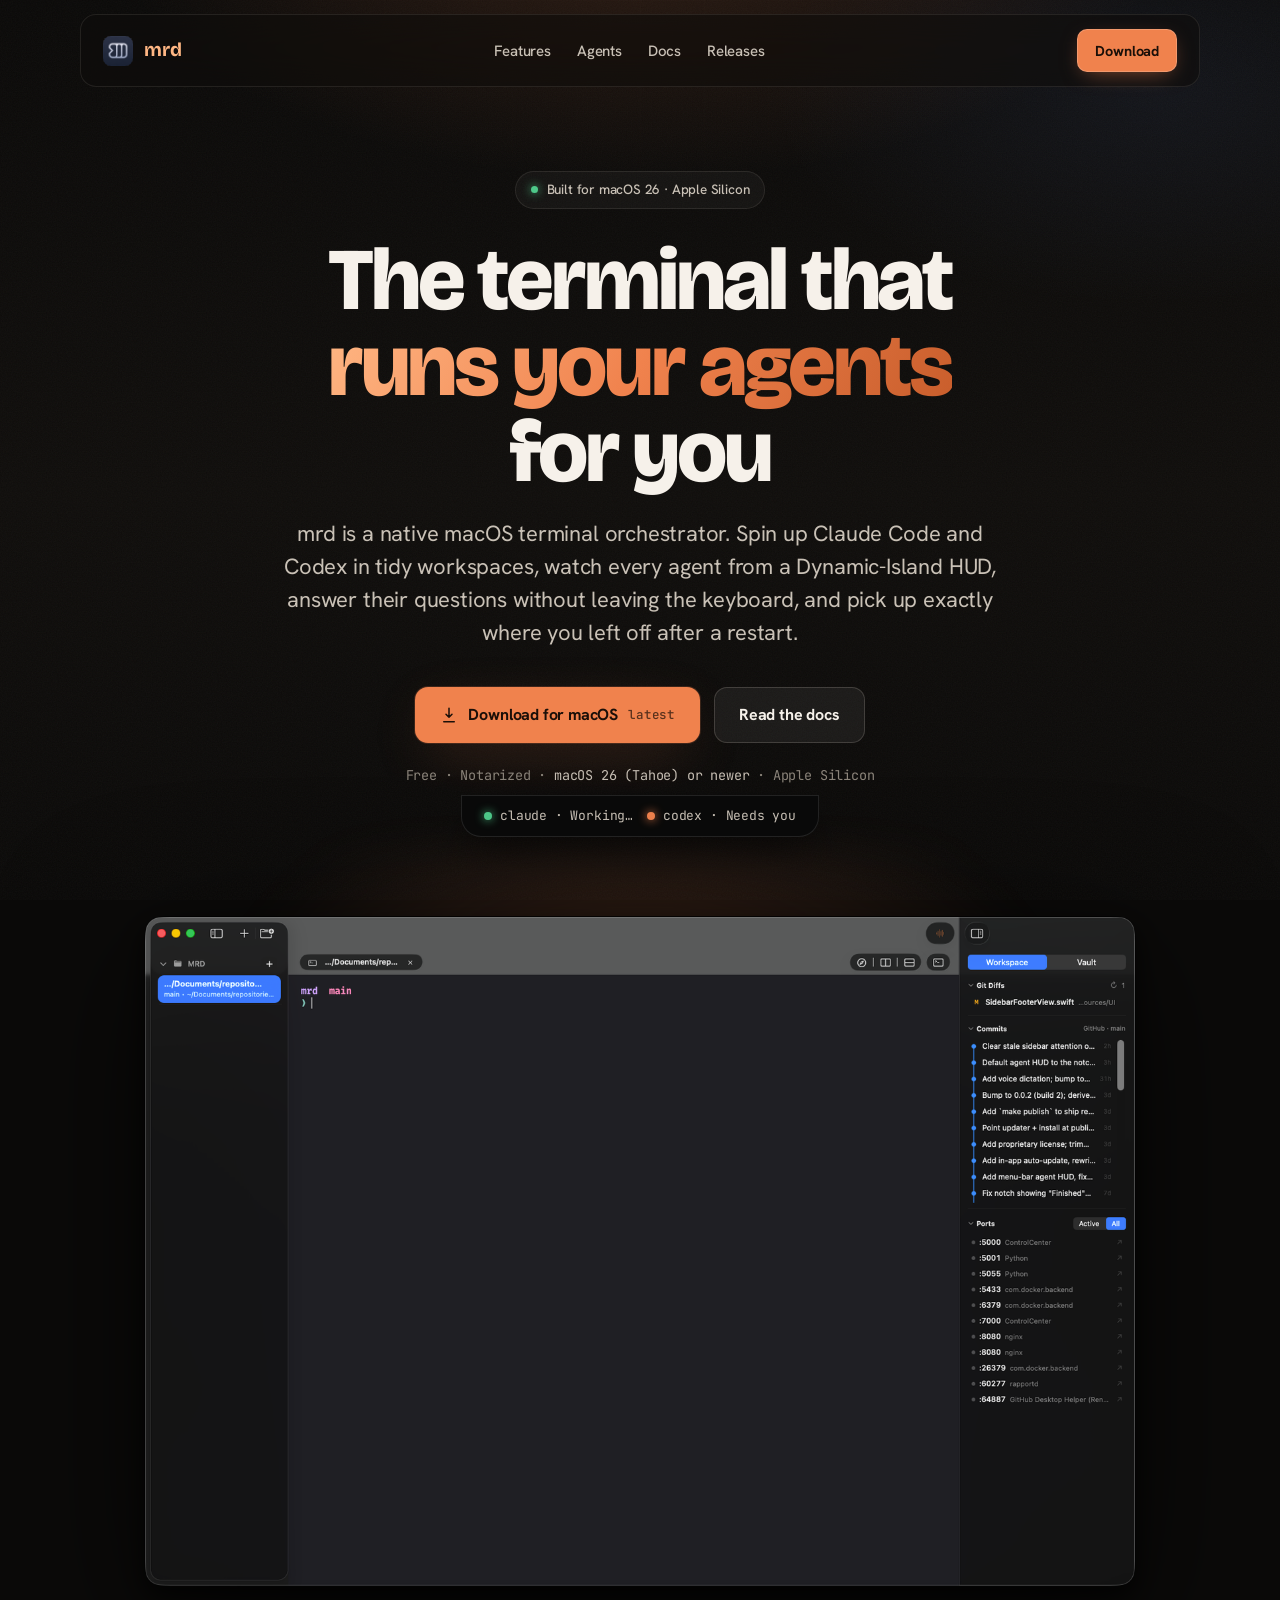
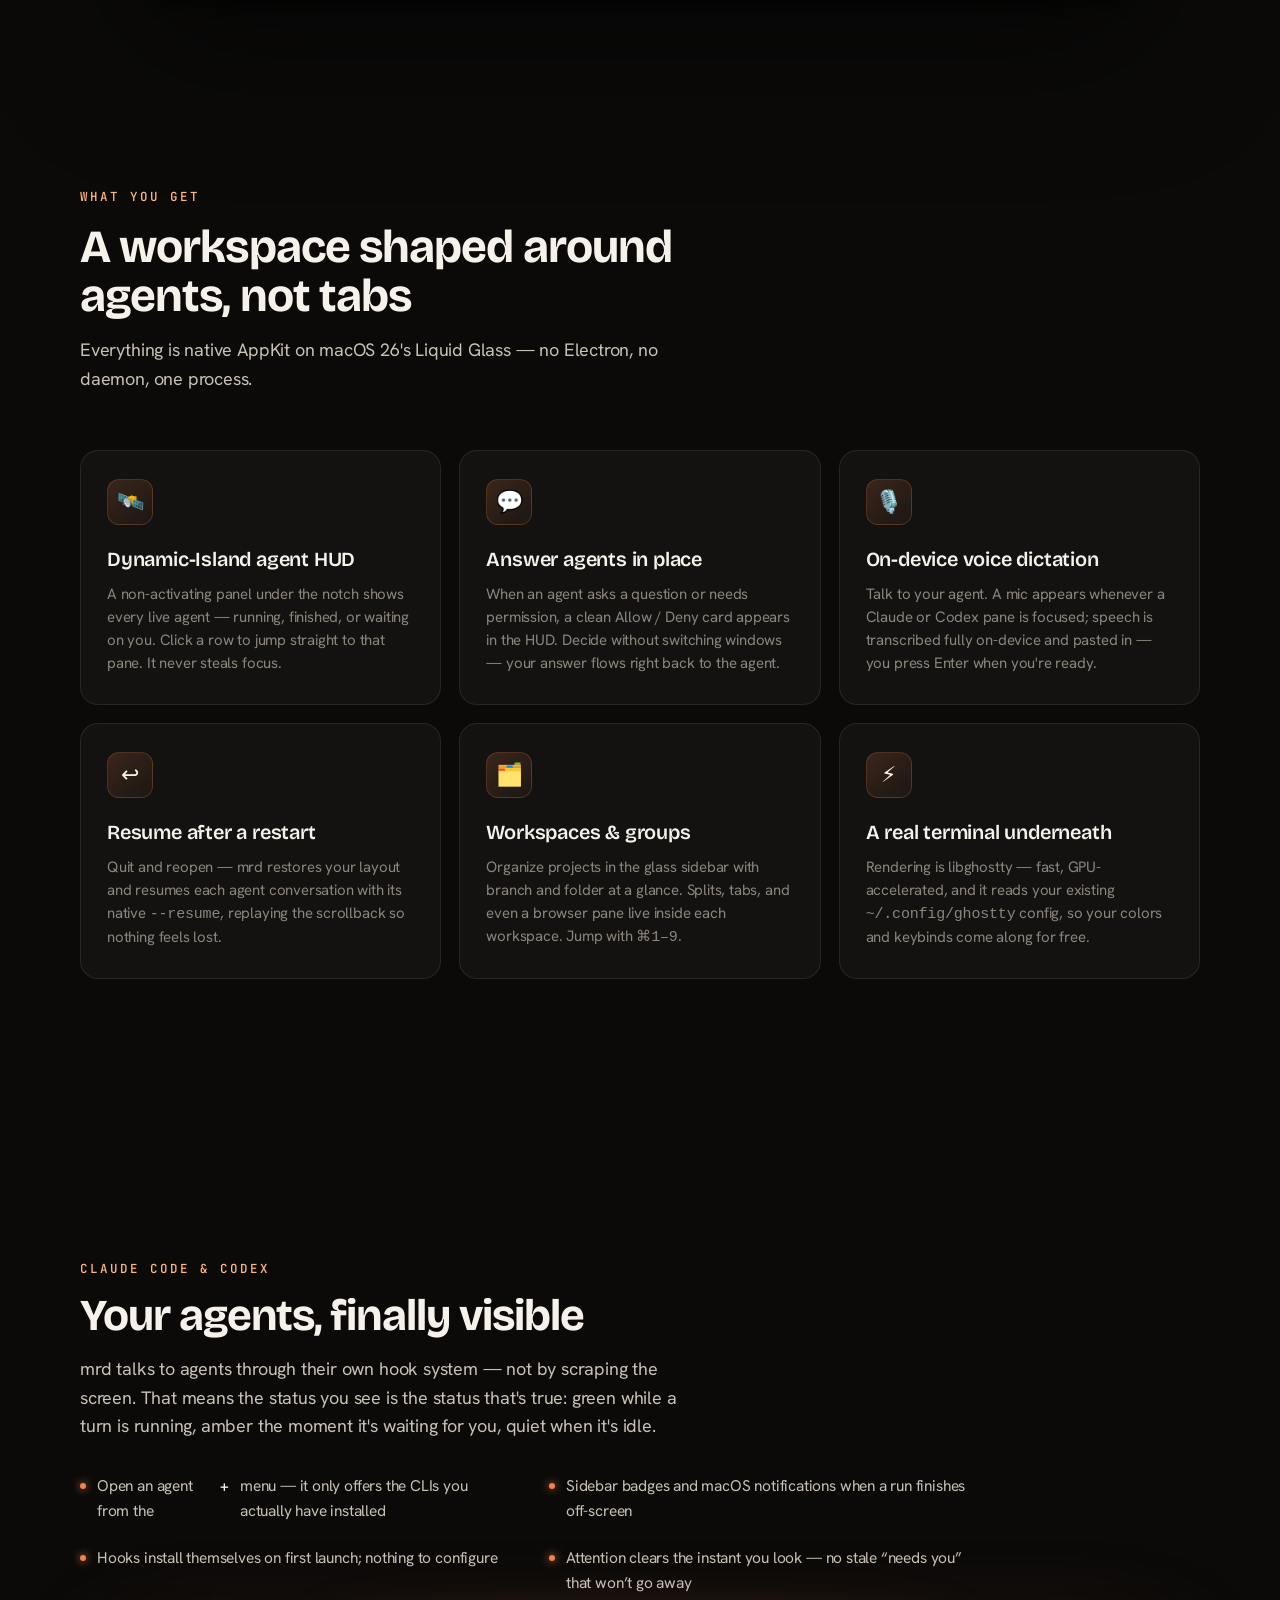
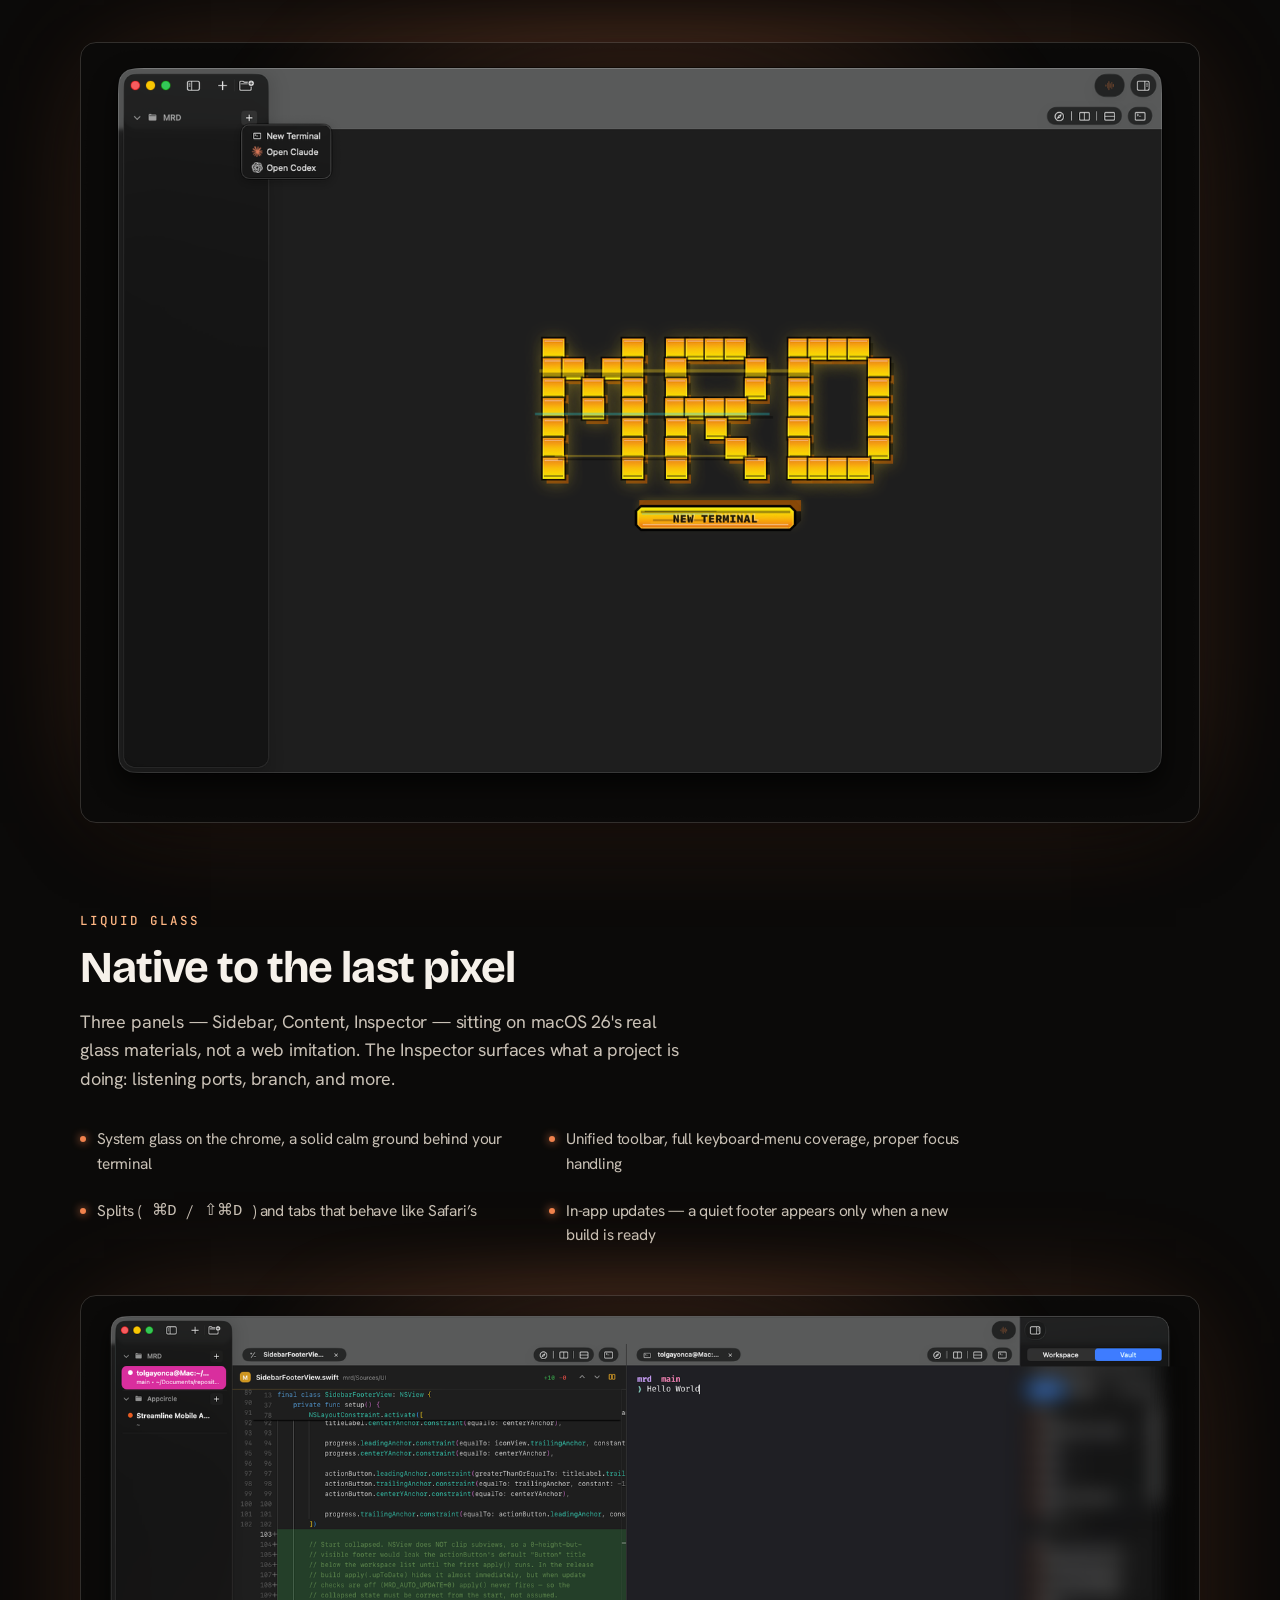
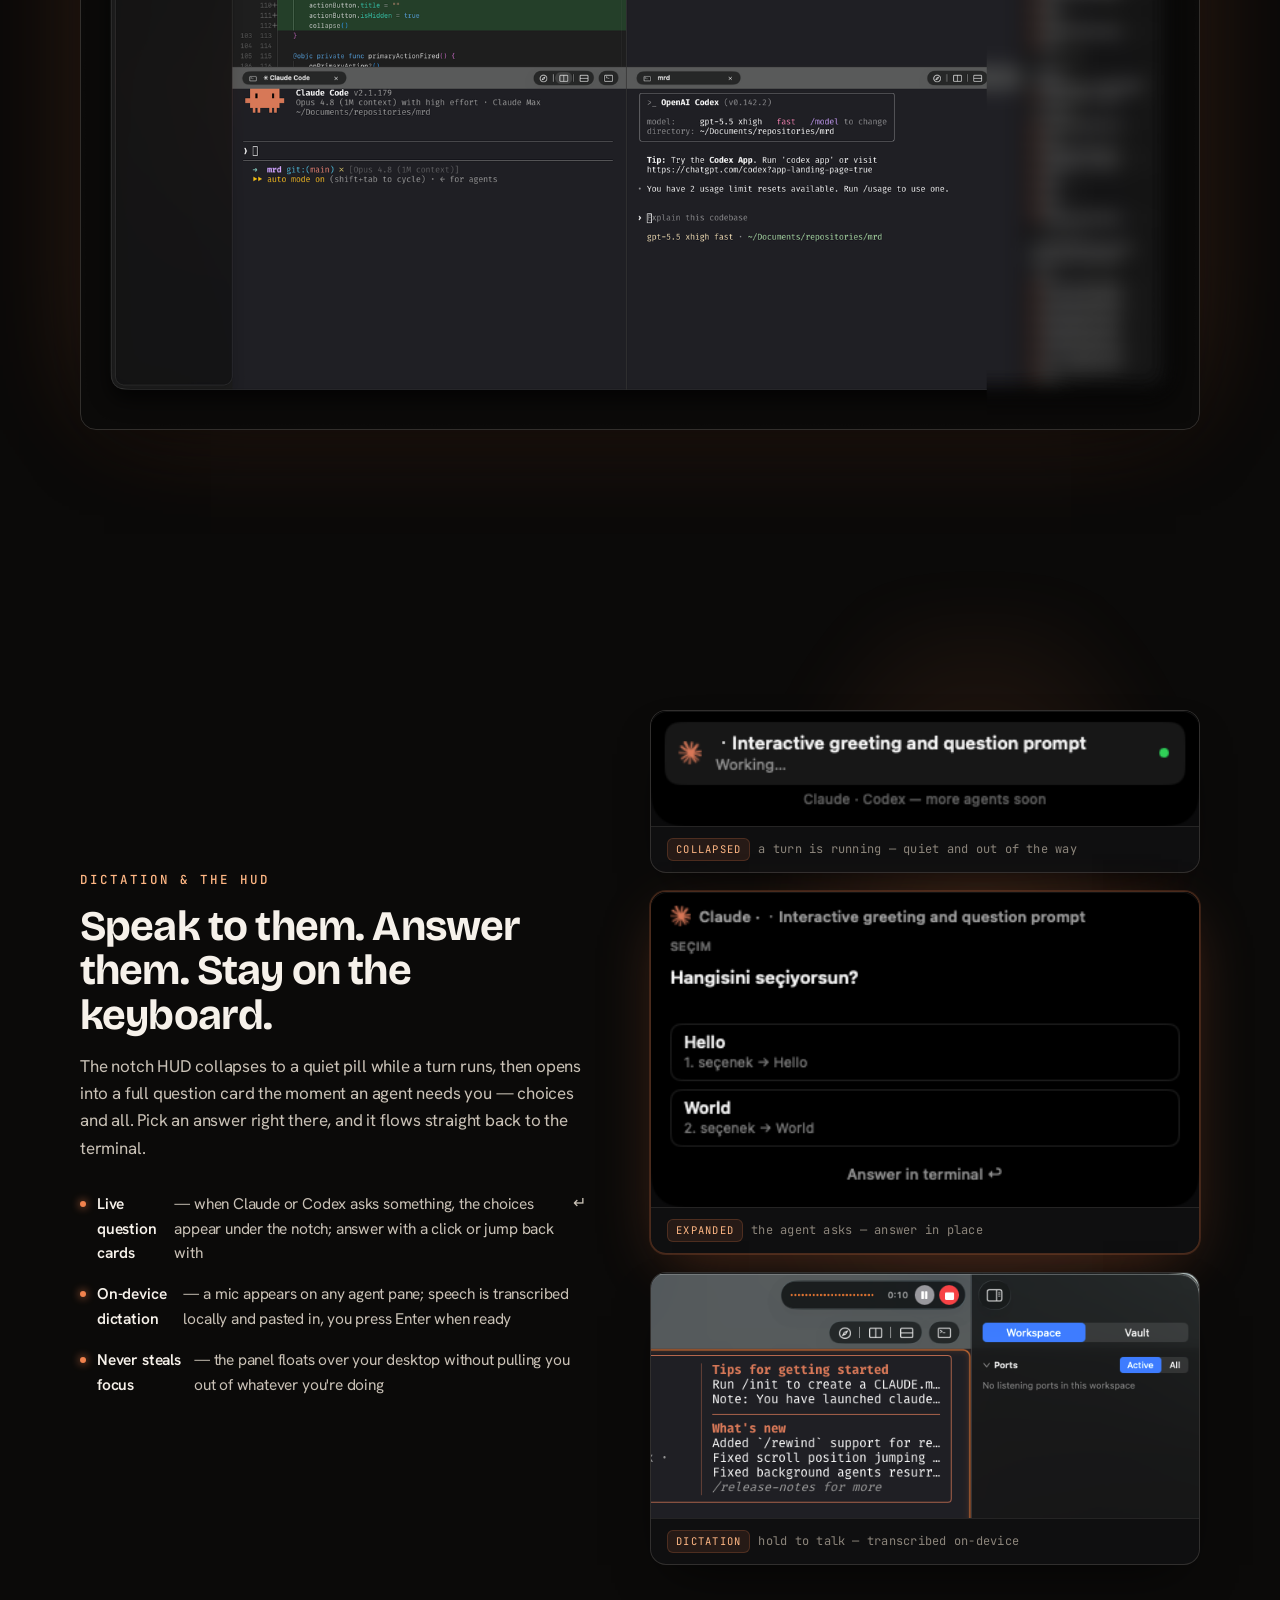
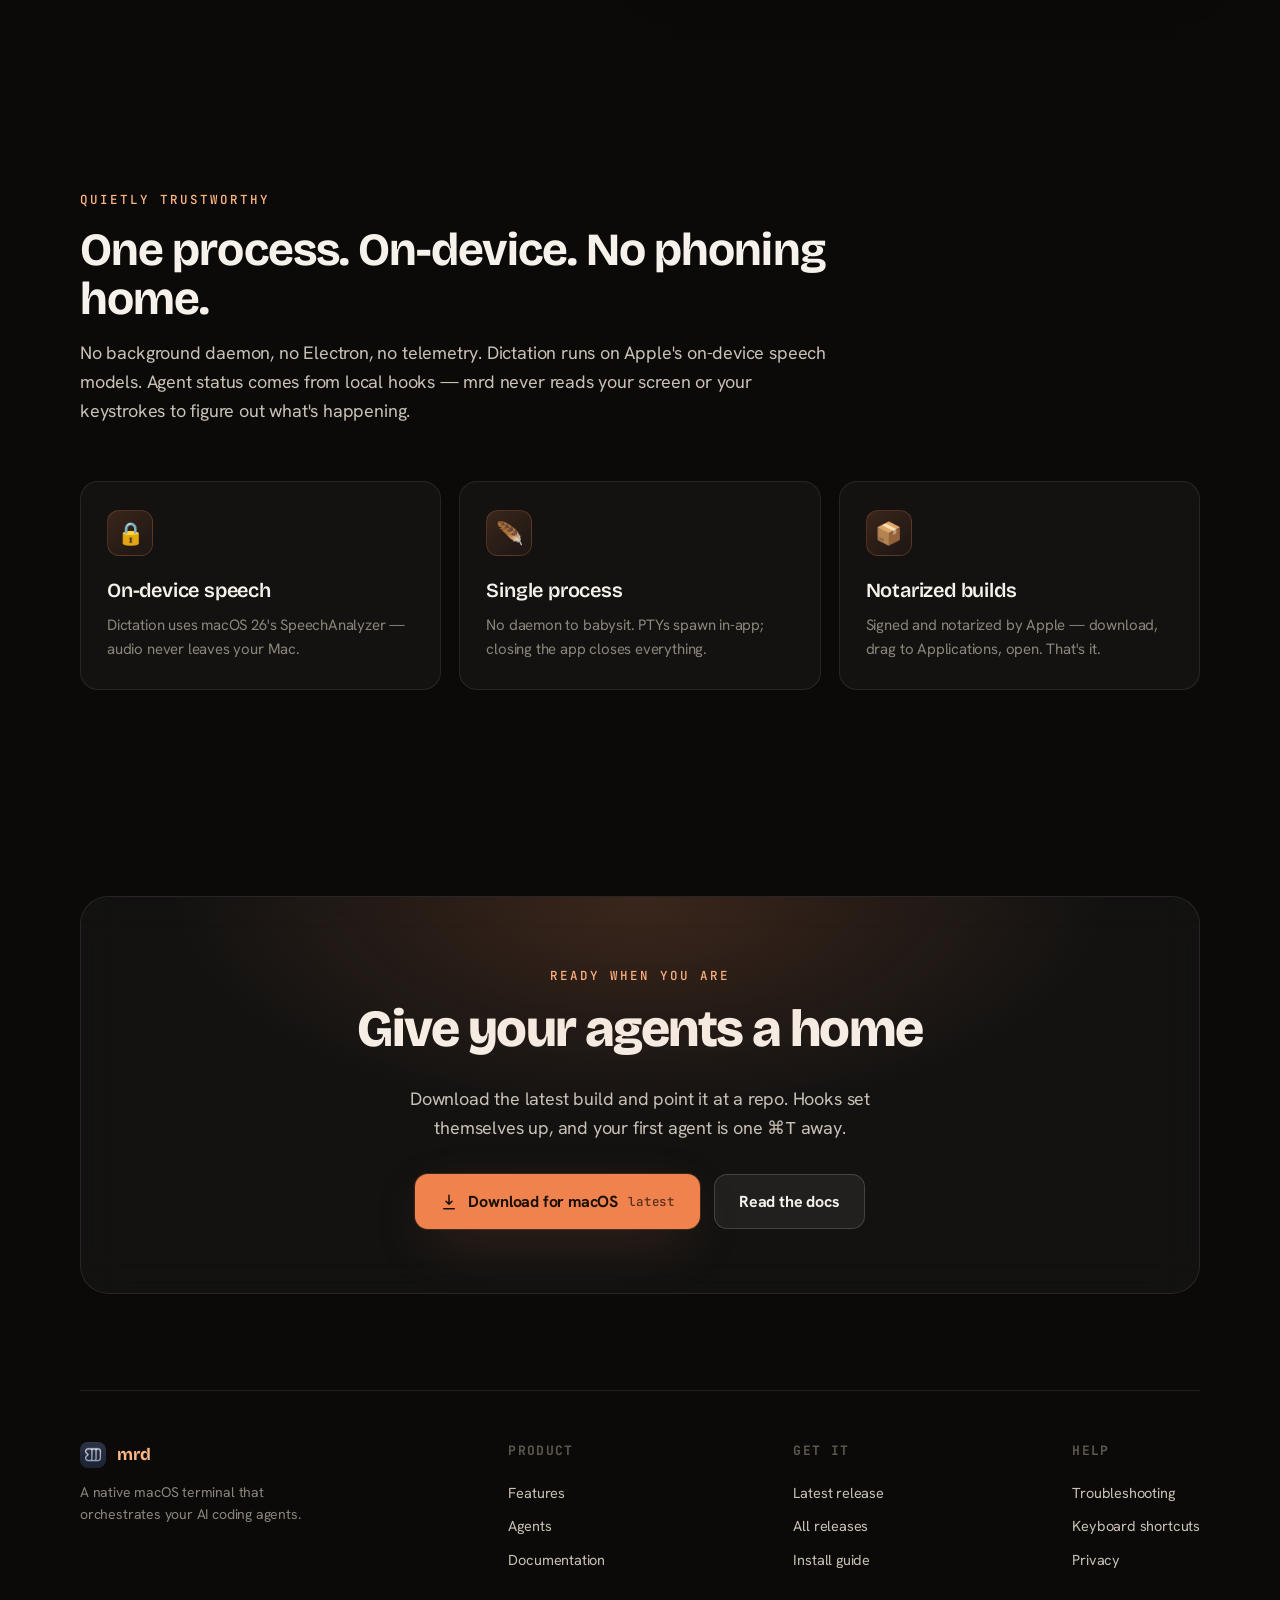
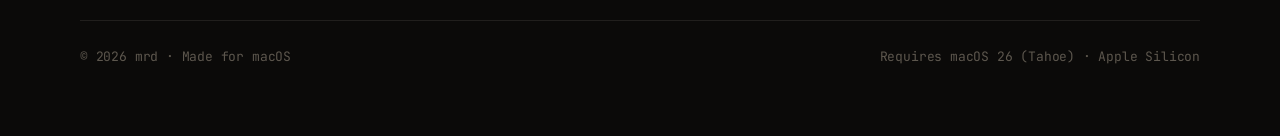
<file: index.html>
<!DOCTYPE html>
<html lang="en">
<head>
<meta charset="UTF-8" />
<meta name="viewport" content="width=device-width, initial-scale=1.0" />
<!-- Google Analytics (GA4) -->
<script async src="https://www.googletagmanager.com/gtag/js?id=G-BZG3CBZ00V"></script>
<script>
  window.dataLayer = window.dataLayer || [];
  function gtag(){dataLayer.push(arguments);}
  gtag('js', new Date());
  gtag('config', 'G-BZG3CBZ00V');
</script>
<title>mrd — a native macOS terminal that orchestrates your AI agents</title>
<meta name="description" content="mrd is a native macOS terminal built for AI coding agents. Three-panel workspace, a Dynamic-Island agent HUD, voice dictation, and session resume for Claude Code and Codex — all on Liquid Glass." />
<meta property="og:title" content="mrd — native macOS terminal for AI agents" />
<meta property="og:description" content="Three-panel workspace, Dynamic-Island agent HUD, voice dictation, and session resume for Claude Code and Codex." />
<meta property="og:type" content="website" />
<meta property="og:image" content="assets/icon-512.png" />
<link rel="icon" href="assets/favicon.png" />
<link rel="apple-touch-icon" href="assets/icon-256.png" />
<link rel="stylesheet" href="style.css" />
</head>
<body>
<div class="bg-atmos"></div>
<div class="bg-grid"></div>
<div class="bg-grain"></div>

<!-- NAV -->
<nav class="nav" id="nav">
  <a class="brand" href="/"><img src="assets/icon.png" alt="mrd" /><b>mrd</b></a>
  <div class="nav-links">
    <a href="#features">Features</a>
    <a href="#agents">Agents</a>
    <a href="docs.html">Docs</a>
    <a href="https://github.com/tlgync/mrd-releases/releases" target="_blank" rel="noopener">Releases</a>
  </div>
  <a class="nav-cta" id="navDownload" href="https://github.com/tlgync/mrd-releases/releases/latest" download>Download</a>
</nav>

<header class="hero wrap">
  <span class="badge reveal"><span class="dot"></span> Built for macOS 26 · Apple Silicon</span>
  <h1 class="reveal">The terminal that <span class="hl">runs your agents</span> for you</h1>
  <p class="lede reveal">mrd is a native macOS terminal orchestrator. Spin up Claude Code and Codex in tidy
  workspaces, watch every agent from a Dynamic-Island HUD, answer their questions without leaving
  the keyboard, and pick up exactly where you left off after a restart.</p>

  <div class="hero-cta reveal">
    <a class="btn btn-primary" id="heroDownload" href="https://github.com/tlgync/mrd-releases/releases/latest" download>
      <svg width="18" height="18" viewBox="0 0 24 24" fill="none"><path d="M12 3v12m0 0l-4-4m4 4l4-4M5 21h14" stroke="currentColor" stroke-width="2" stroke-linecap="round" stroke-linejoin="round"/></svg>
      Download for macOS
      <span class="sub" id="verLabel">latest</span>
    </a>
    <a class="btn btn-ghost" href="docs.html">Read the docs</a>
  </div>
  <p class="hero-meta reveal">Free · Notarized · <span id="metaSystem">macOS 26 (Tahoe) or newer</span> · Apple Silicon</p>

  <!-- Notch HUD demo -->
  <div class="notch-demo reveal" aria-hidden="true">
    <div class="notch">
      <span class="pill"><span class="s run"></span> claude · Working…</span>
      <span class="pill"><span class="s wait"></span> codex · Needs you</span>
    </div>
  </div>

  <!-- Real app screenshot -->
  <div class="appshot reveal">
    <img src="assets/shots/shot-hero.png" width="1600" height="1115"
         alt="mrd showing a terminal workspace with the Inspector open — git diffs, commit history, and listening ports" />
  </div>
</header>

<!-- FEATURES -->
<section class="section wrap" id="features">
  <div class="section-head reveal">
    <span class="eyebrow">What you get</span>
    <h2>A workspace shaped around agents, not tabs</h2>
    <p>Everything is native AppKit on macOS 26's Liquid Glass — no Electron, no daemon, one process.</p>
  </div>

  <div class="feat-grid" data-stagger>
    <div class="feat">
      <div class="ic">🛰️</div>
      <h3>Dynamic-Island agent HUD</h3>
      <p>A non-activating panel under the notch shows every live agent — running, finished, or waiting on you. Click a row to jump straight to that pane. It never steals focus.</p>
    </div>
    <div class="feat">
      <div class="ic">💬</div>
      <h3>Answer agents in place</h3>
      <p>When an agent asks a question or needs permission, a clean Allow / Deny card appears in the HUD. Decide without switching windows — your answer flows right back to the agent.</p>
    </div>
    <div class="feat">
      <div class="ic">🎙️</div>
      <h3>On-device voice dictation</h3>
      <p>Talk to your agent. A mic appears whenever a Claude or Codex pane is focused; speech is transcribed fully on-device and pasted in — you press Enter when you're ready.</p>
    </div>
    <div class="feat">
      <div class="ic">↩️</div>
      <h3>Resume after a restart</h3>
      <p>Quit and reopen — mrd restores your layout and resumes each agent conversation with its native <code>--resume</code>, replaying the scrollback so nothing feels lost.</p>
    </div>
    <div class="feat">
      <div class="ic">🗂️</div>
      <h3>Workspaces &amp; groups</h3>
      <p>Organize projects in the glass sidebar with branch and folder at a glance. Splits, tabs, and even a browser pane live inside each workspace. Jump with <kbd>⌘1–9</kbd>.</p>
    </div>
    <div class="feat">
      <div class="ic">⚡</div>
      <h3>A real terminal underneath</h3>
      <p>Rendering is libghostty — fast, GPU-accelerated, and it reads your existing <code>~/.config/ghostty</code> config, so your colors and keybinds come along for free.</p>
    </div>
  </div>
</section>

<!-- AGENTS HIGHLIGHT -->
<section class="section wrap" id="agents">
  <div class="showcase">
    <div class="showcase-head reveal">
      <span class="eyebrow">Claude Code &amp; Codex</span>
      <h3>Your agents, finally visible</h3>
      <p>mrd talks to agents through their own hook system — not by scraping the screen. That means the status you see is the status that's true: green while a turn is running, amber the moment it's waiting for you, quiet when it's idle.</p>
    </div>
    <ul class="showcase-points reveal">
      <li>Open an agent from the <strong>+</strong> menu — it only offers the CLIs you actually have installed</li>
      <li>Sidebar badges and macOS notifications when a run finishes off-screen</li>
      <li>Hooks install themselves on first launch; nothing to configure</li>
      <li>Attention clears the instant you look — no stale “needs you” that won’t go away</li>
    </ul>
    <div class="showcase-shot reveal">
      <img src="assets/shots/shot-menu.png" width="1600" height="1115"
           alt="The + menu open in mrd, offering New Terminal, Open Claude, and Open Codex" />
    </div>
  </div>

  <div class="showcase">
    <div class="showcase-head reveal">
      <span class="eyebrow">Liquid Glass</span>
      <h3>Native to the last pixel</h3>
      <p>Three panels — Sidebar, Content, Inspector — sitting on macOS 26's real glass materials, not a web imitation. The Inspector surfaces what a project is doing: listening ports, branch, and more.</p>
    </div>
    <ul class="showcase-points reveal">
      <li>System glass on the chrome, a solid calm ground behind your terminal</li>
      <li>Unified toolbar, full keyboard-menu coverage, proper focus handling</li>
      <li>Splits (<kbd>⌘D</kbd> / <kbd>⇧⌘D</kbd>) and tabs that behave like Safari’s</li>
      <li>In-app updates — a quiet footer appears only when a new build is ready</li>
    </ul>
    <div class="showcase-shot reveal">
      <img src="assets/shots/shot-agents.png" width="1700" height="1114"
           alt="mrd in a 2×2 split — a Swift diff, a terminal, Claude Code and Codex running side by side, with the session Vault on the right" />
    </div>
  </div>
</section>

<!-- DICTATION + HUD SHOWCASE -->
<section class="section wrap" id="dictation">
  <div class="hud-showcase">
    <div class="hud-copy reveal">
      <span class="eyebrow">Dictation &amp; the HUD</span>
      <h2>Speak to them. Answer them. Stay on the keyboard.</h2>
      <p>The notch HUD collapses to a quiet pill while a turn runs, then opens into a full question
      card the moment an agent needs you — choices and all. Pick an answer right there, and it flows
      straight back to the terminal.</p>
      <ul>
        <li><strong>Live question cards</strong> — when Claude or Codex asks something, the choices appear under the notch; answer with a click or jump back with <kbd>↵</kbd></li>
        <li><strong>On-device dictation</strong> — a mic appears on any agent pane; speech is transcribed locally and pasted in, you press Enter when ready</li>
        <li><strong>Never steals focus</strong> — the panel floats over your desktop without pulling you out of whatever you're doing</li>
      </ul>
    </div>

    <div class="hud-media reveal">
      <figure class="hud-frame">
        <img src="assets/shots/shot-hud-working.png" width="400" height="84"
             alt="The mrd notch HUD collapsed to a pill reading 'Interactive greeting and question prompt — Working…'" loading="lazy" />
        <figcaption><span class="tag">Collapsed</span> a turn is running — quiet and out of the way</figcaption>
      </figure>

      <figure class="hud-frame hud-frame--lead">
        <img src="assets/shots/shot-hud-question.png" width="400" height="230"
             alt="The HUD expanded into a question card: 'Hangisini seçiyorsun?' with Hello and World choices and 'Answer in terminal'" loading="lazy" />
        <figcaption><span class="tag">Expanded</span> the agent asks — answer in place</figcaption>
      </figure>

      <figure class="hud-frame">
        <img src="assets/shots/shot-dictation.png" width="671" height="301"
             alt="mrd recording voice dictation while the Inspector shows the active workspace and ports" loading="lazy" />
        <figcaption><span class="tag">Dictation</span> hold to talk — transcribed on-device</figcaption>
      </figure>
    </div>
  </div>
</section>

<!-- PRIVACY STRIP -->
<section class="section wrap">
  <div class="section-head reveal" style="max-width:760px">
    <span class="eyebrow">Quietly trustworthy</span>
    <h2>One process. On-device. No phoning home.</h2>
    <p>No background daemon, no Electron, no telemetry. Dictation runs on Apple's on-device
    speech models. Agent status comes from local hooks — mrd never reads your screen or your
    keystrokes to figure out what's happening.</p>
  </div>
  <div class="feat-grid" data-stagger>
    <div class="feat"><div class="ic">🔒</div><h3>On-device speech</h3><p>Dictation uses macOS 26's SpeechAnalyzer — audio never leaves your Mac.</p></div>
    <div class="feat"><div class="ic">🪶</div><h3>Single process</h3><p>No daemon to babysit. PTYs spawn in-app; closing the app closes everything.</p></div>
    <div class="feat"><div class="ic">📦</div><h3>Notarized builds</h3><p>Signed and notarized by Apple — download, drag to Applications, open. That's it.</p></div>
  </div>
</section>

<!-- CTA -->
<section class="cta-band wrap">
  <div class="glass reveal">
    <span class="eyebrow">Ready when you are</span>
    <h2>Give your agents a home</h2>
    <p>Download the latest build and point it at a repo. Hooks set themselves up, and your
    first agent is one <kbd>⌘T</kbd> away.</p>
    <div class="hero-cta">
      <a class="btn btn-primary" id="ctaDownload" href="https://github.com/tlgync/mrd-releases/releases/latest" download>
        <svg width="18" height="18" viewBox="0 0 24 24" fill="none"><path d="M12 3v12m0 0l-4-4m4 4l4-4M5 21h14" stroke="currentColor" stroke-width="2" stroke-linecap="round" stroke-linejoin="round"/></svg>
        Download for macOS <span class="sub" id="verLabel2">latest</span>
      </a>
      <a class="btn btn-ghost" href="docs.html">Read the docs</a>
    </div>
  </div>
</section>

<!-- FOOTER -->
<footer class="footer wrap">
  <div class="footer-grid">
    <div>
      <a class="brand" href="/"><img src="assets/icon.png" alt="mrd" style="width:26px;height:26px" /><b>mrd</b></a>
      <p class="footer-tag">A native macOS terminal that orchestrates your AI coding agents.</p>
    </div>
    <div class="footer-col">
      <h4>Product</h4>
      <a href="#features">Features</a>
      <a href="#agents">Agents</a>
      <a href="docs.html">Documentation</a>
    </div>
    <div class="footer-col">
      <h4>Get it</h4>
      <a href="https://github.com/tlgync/mrd-releases/releases/latest" target="_blank" rel="noopener">Latest release</a>
      <a href="https://github.com/tlgync/mrd-releases/releases" target="_blank" rel="noopener">All releases</a>
      <a href="docs.html#install">Install guide</a>
    </div>
    <div class="footer-col">
      <h4>Help</h4>
      <a href="docs.html#troubleshooting">Troubleshooting</a>
      <a href="docs.html#shortcuts">Keyboard shortcuts</a>
      <a href="docs.html#privacy">Privacy</a>
    </div>
  </div>
  <div class="footer-base">
    <span>© 2026 mrd · Made for macOS</span>
    <span>Requires macOS 26 (Tahoe) · Apple Silicon</span>
  </div>
</footer>

<script src="app.js"></script>
</body>
</html>
</file>
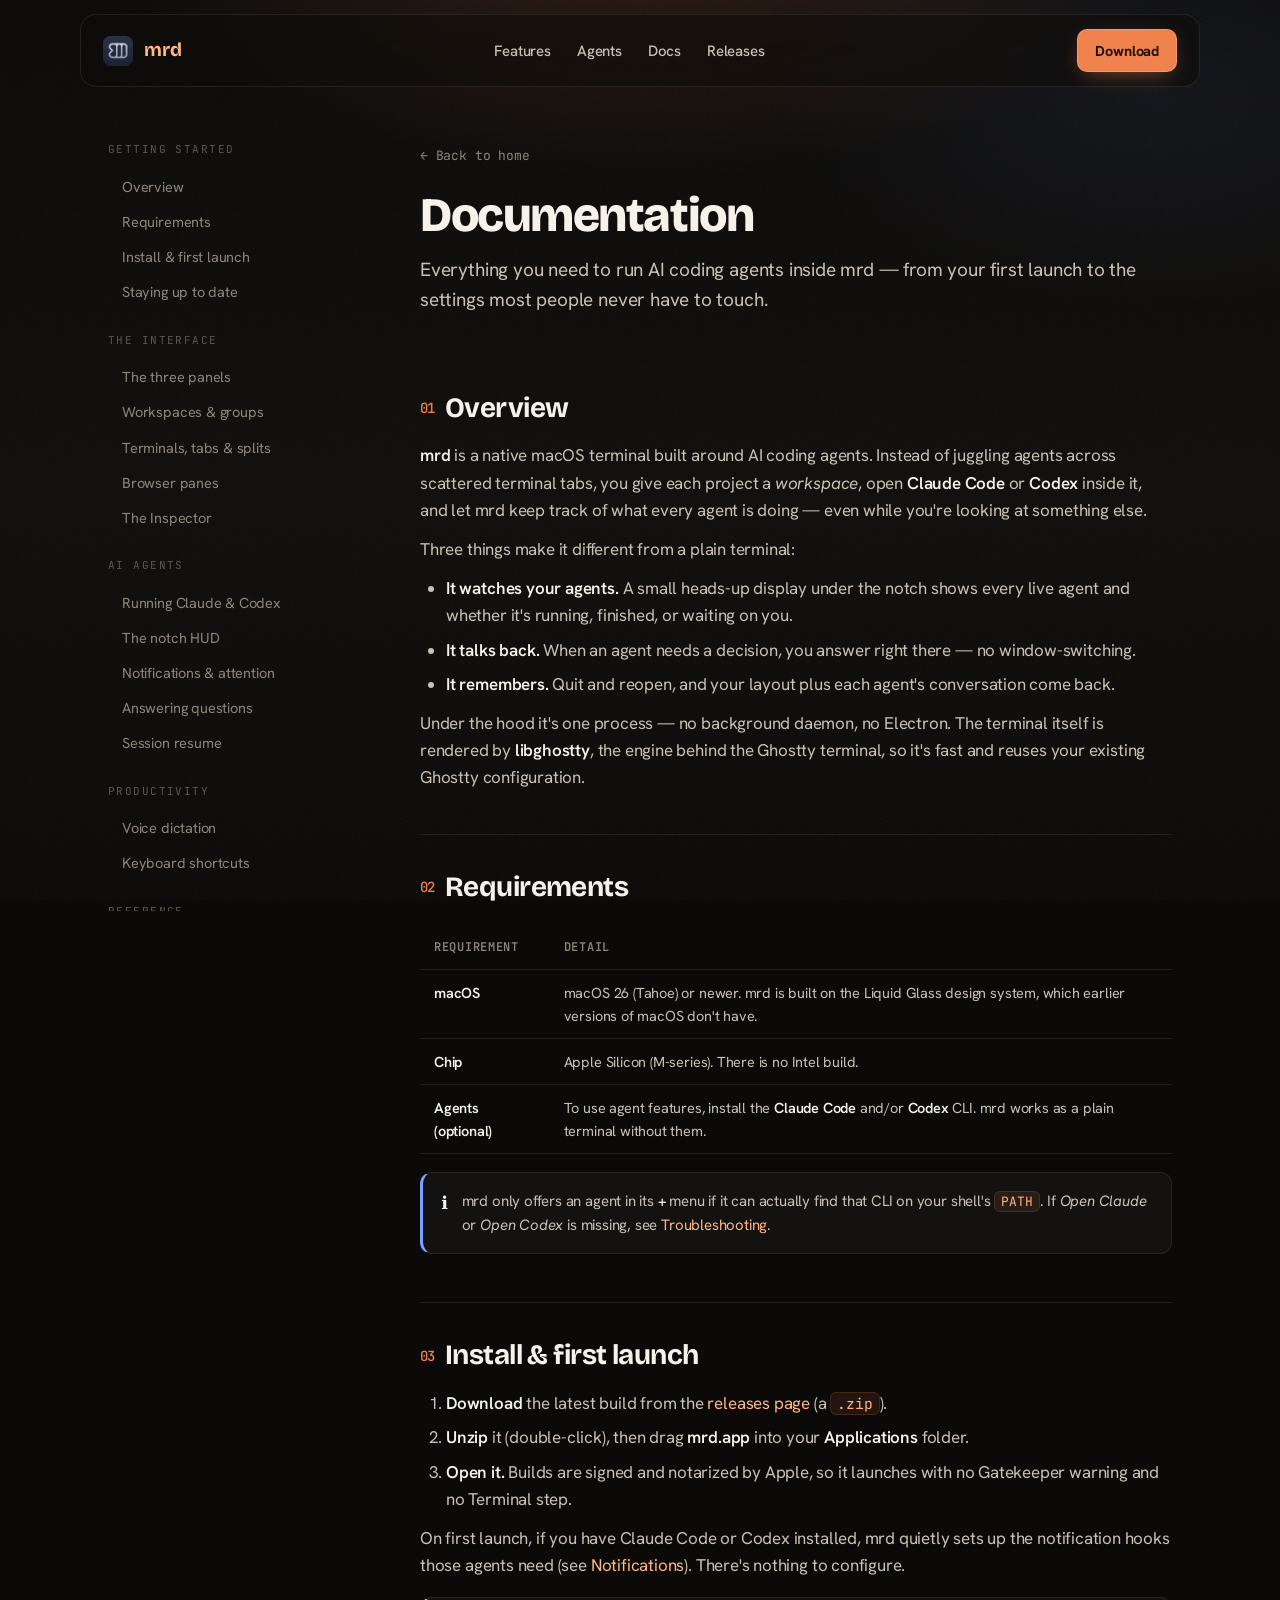
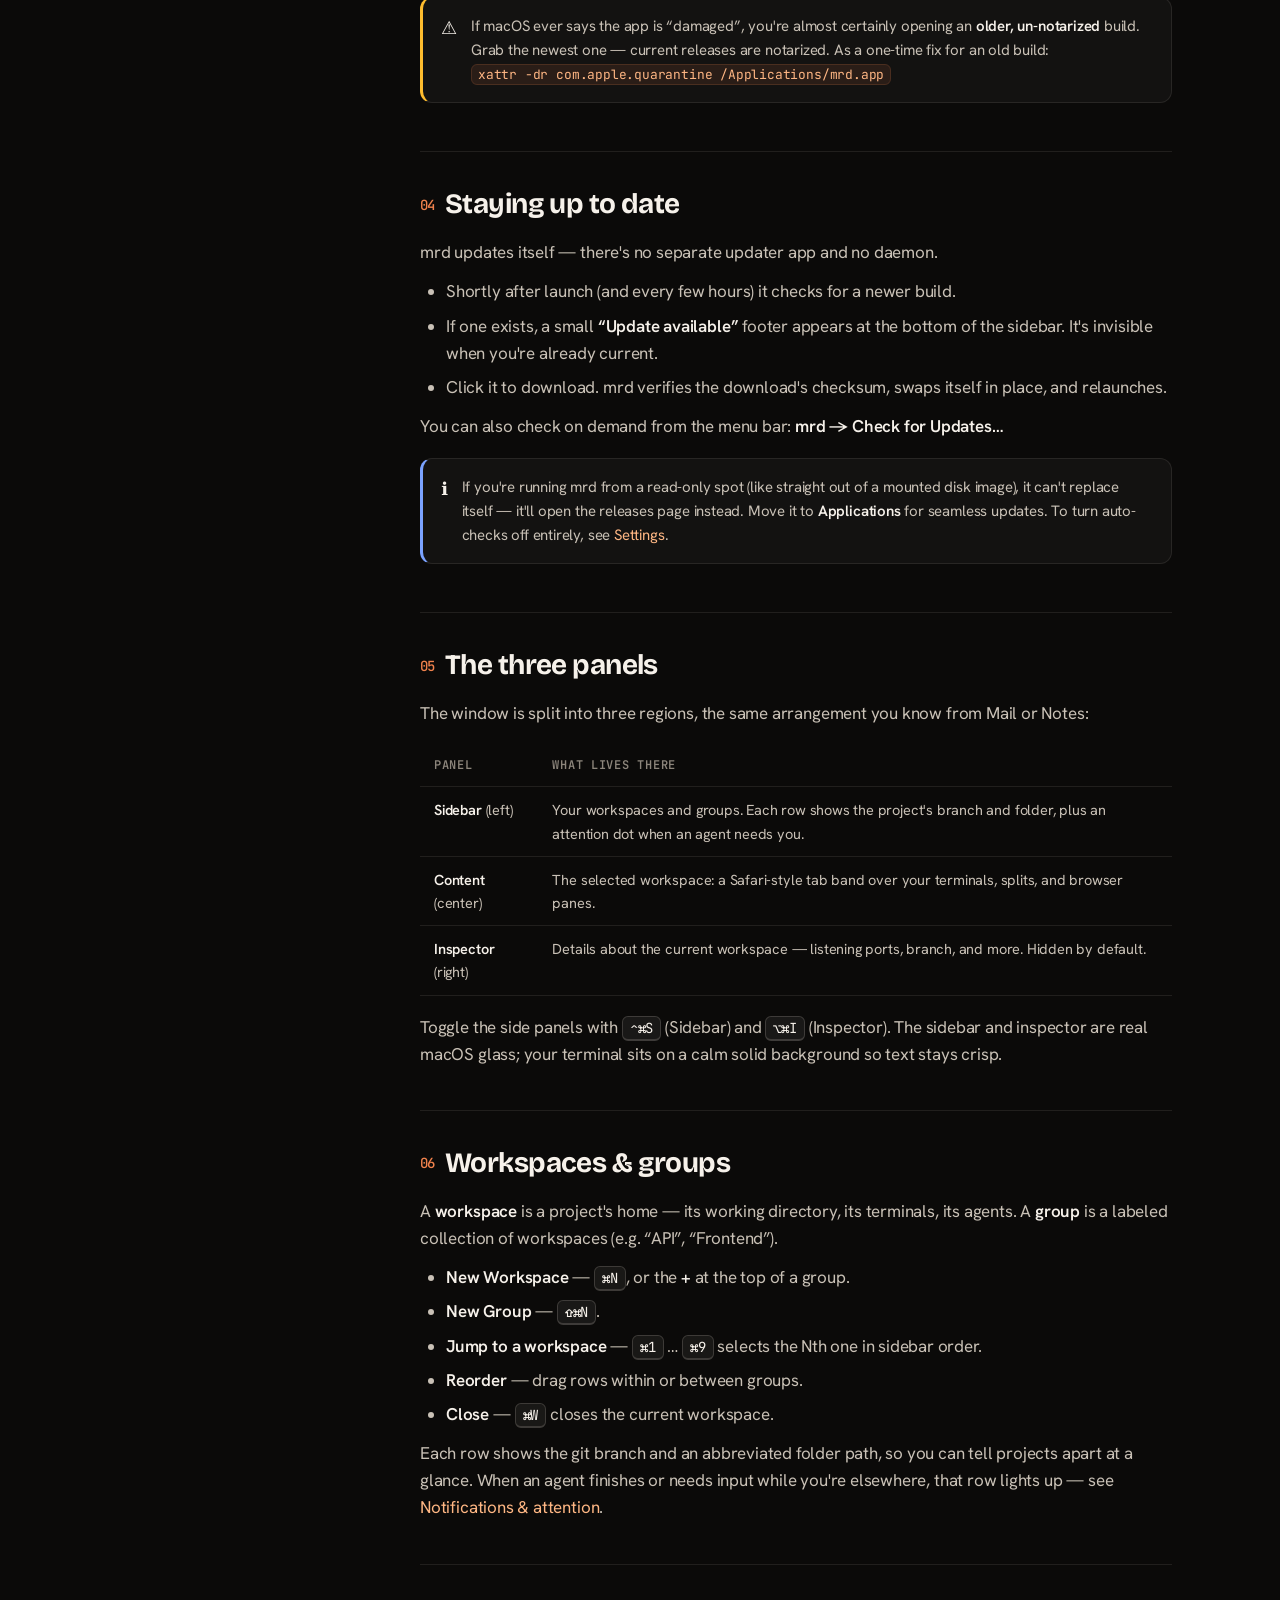
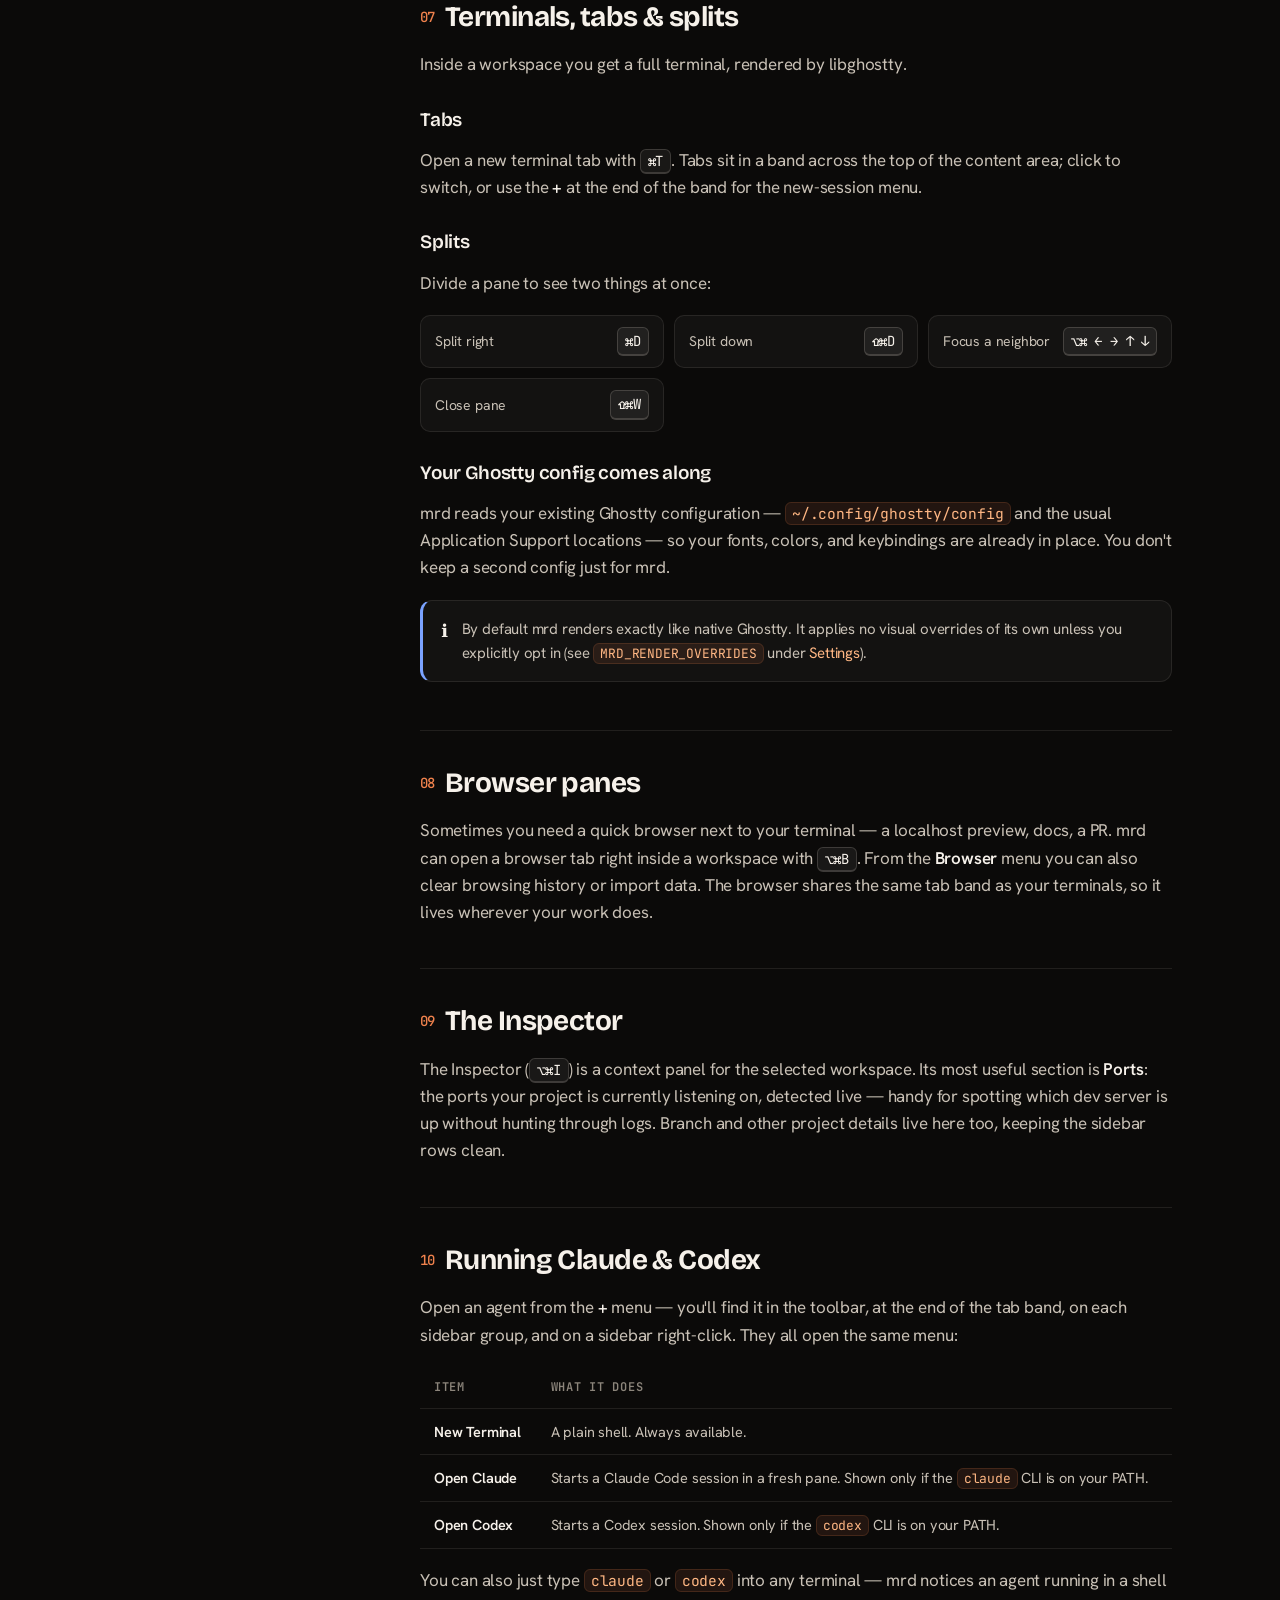
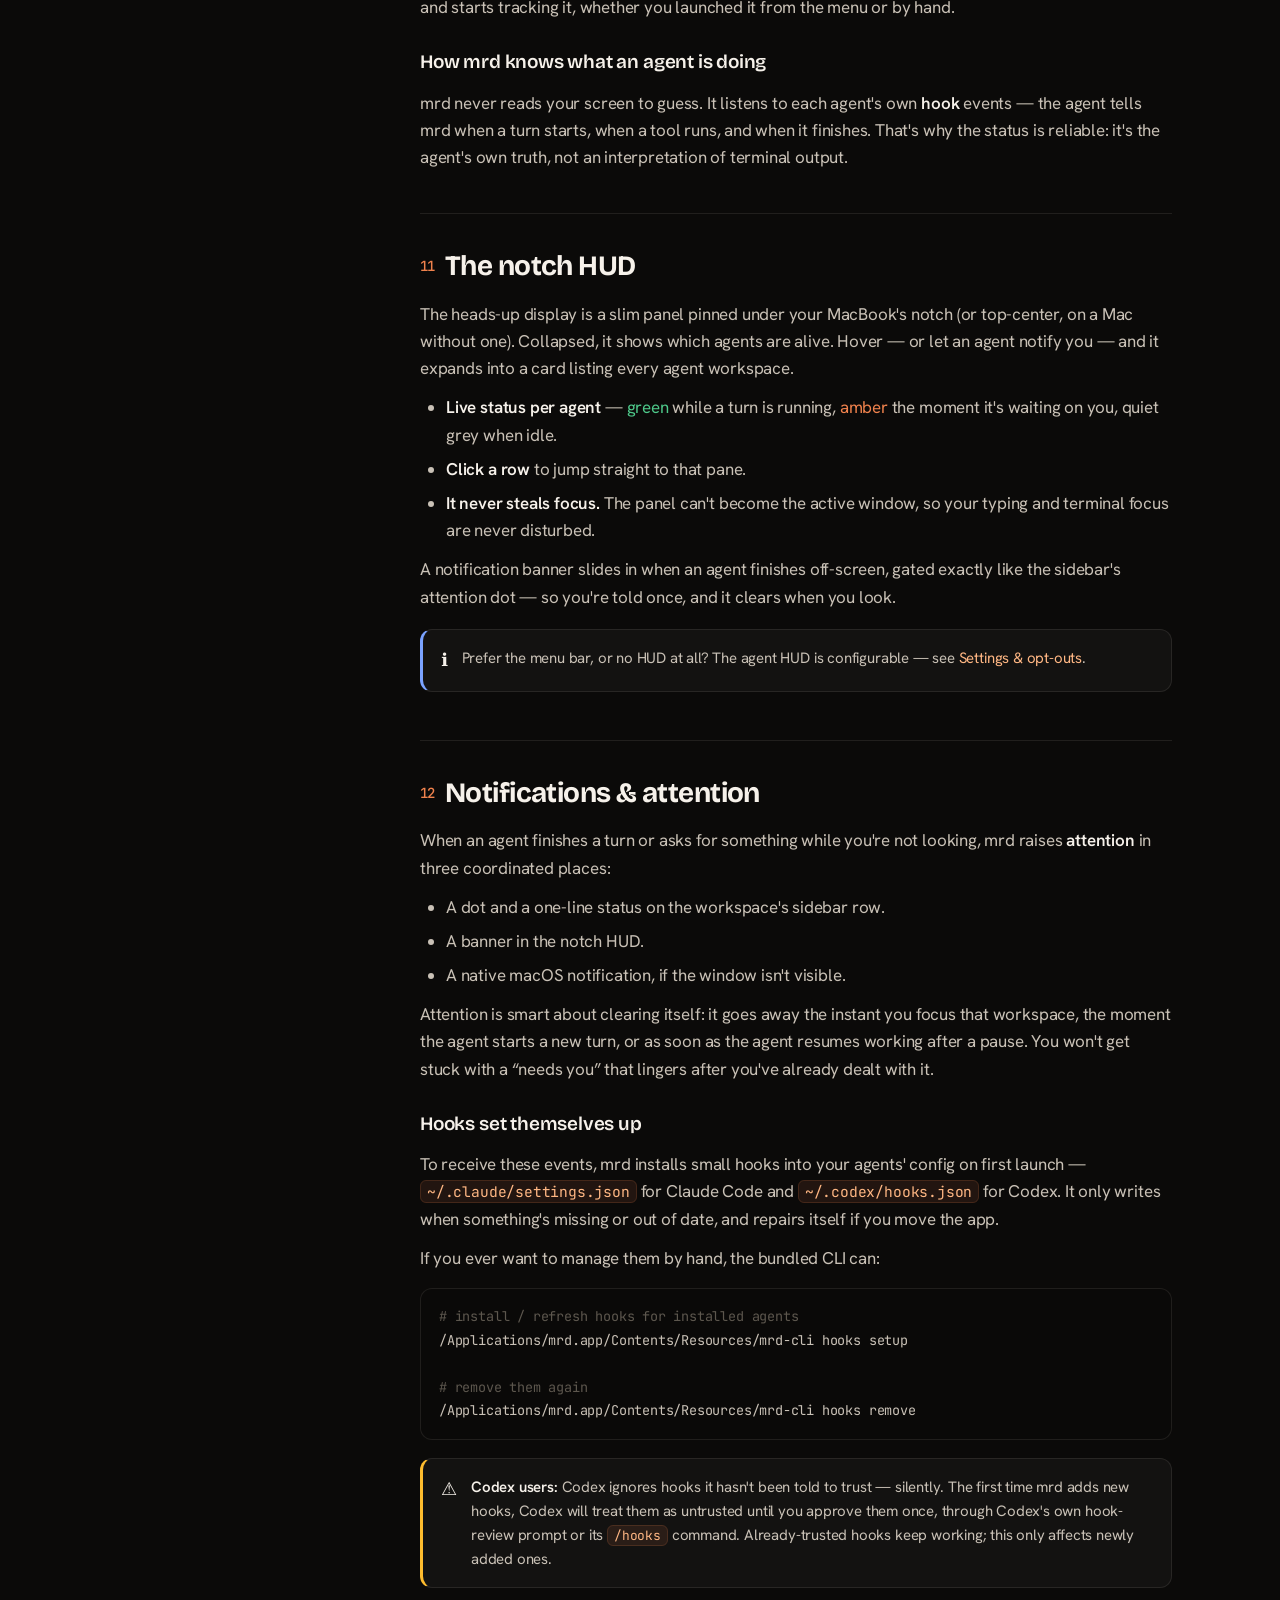
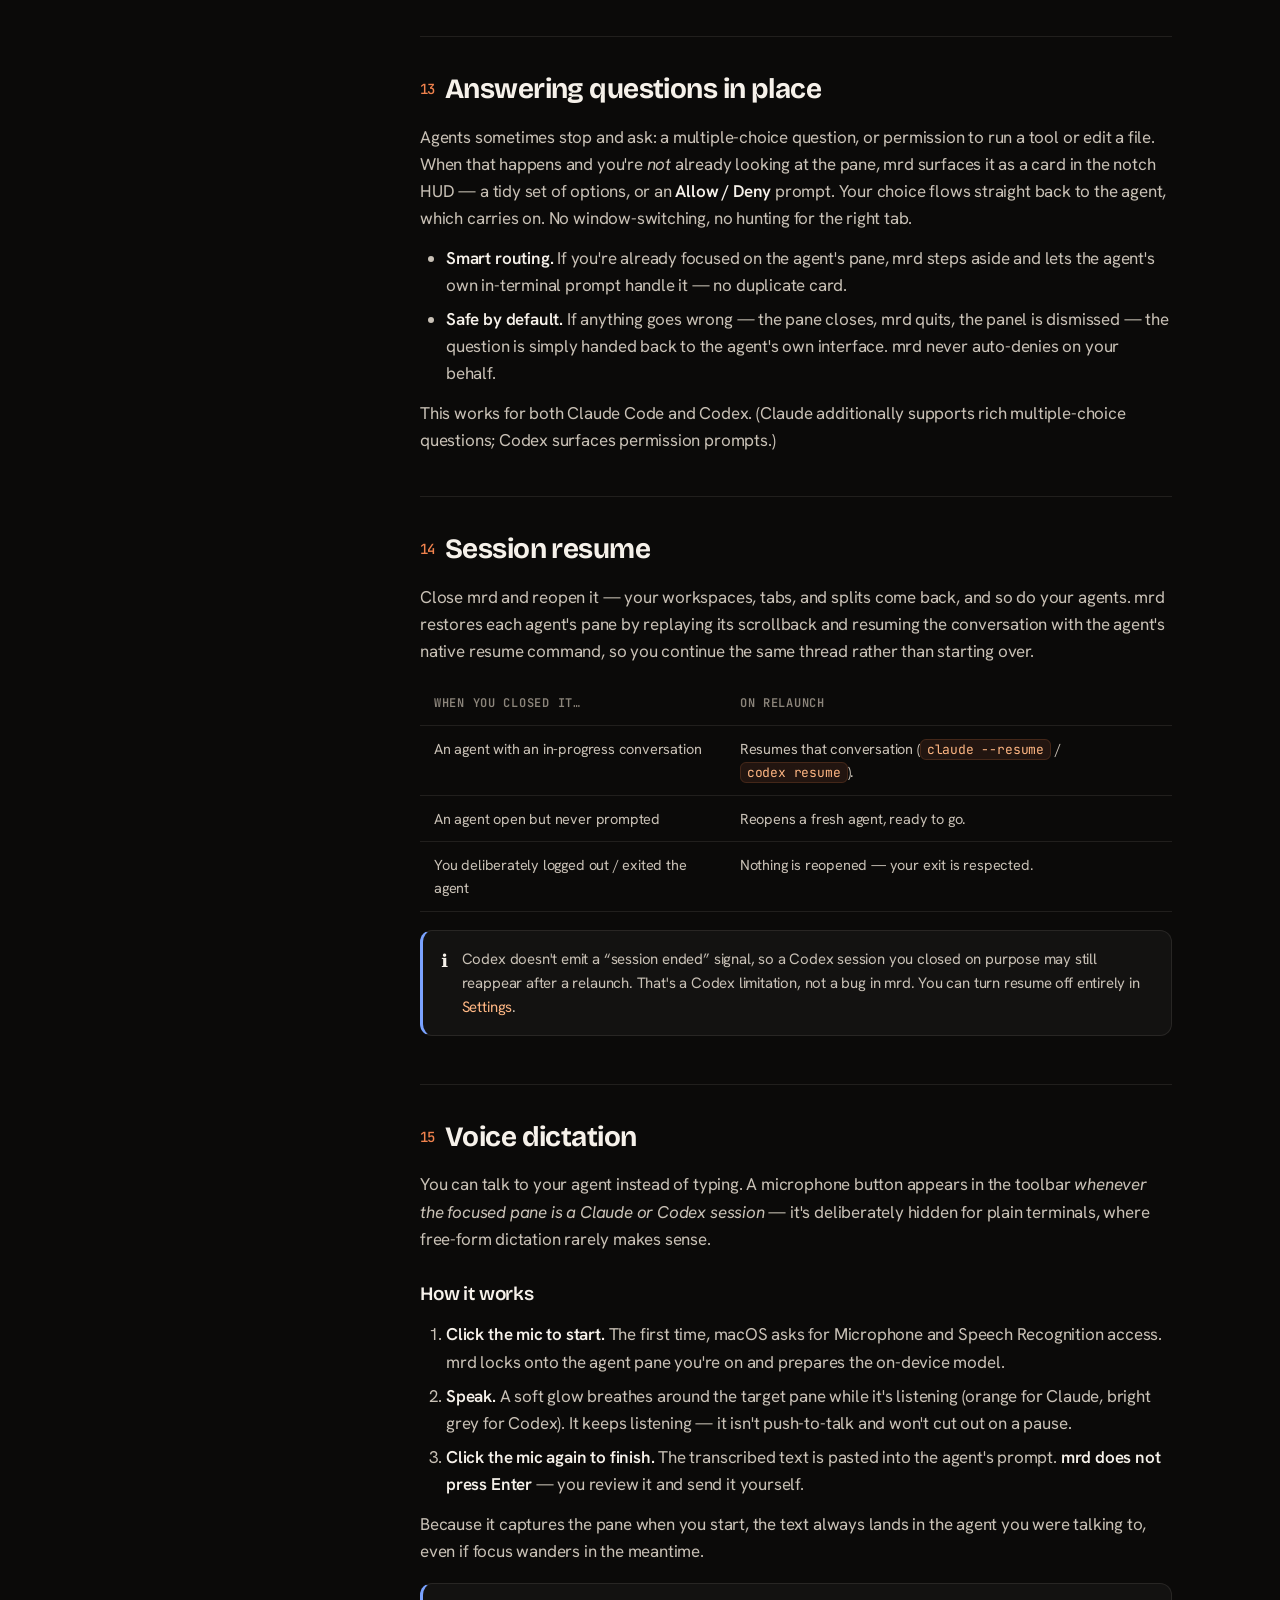
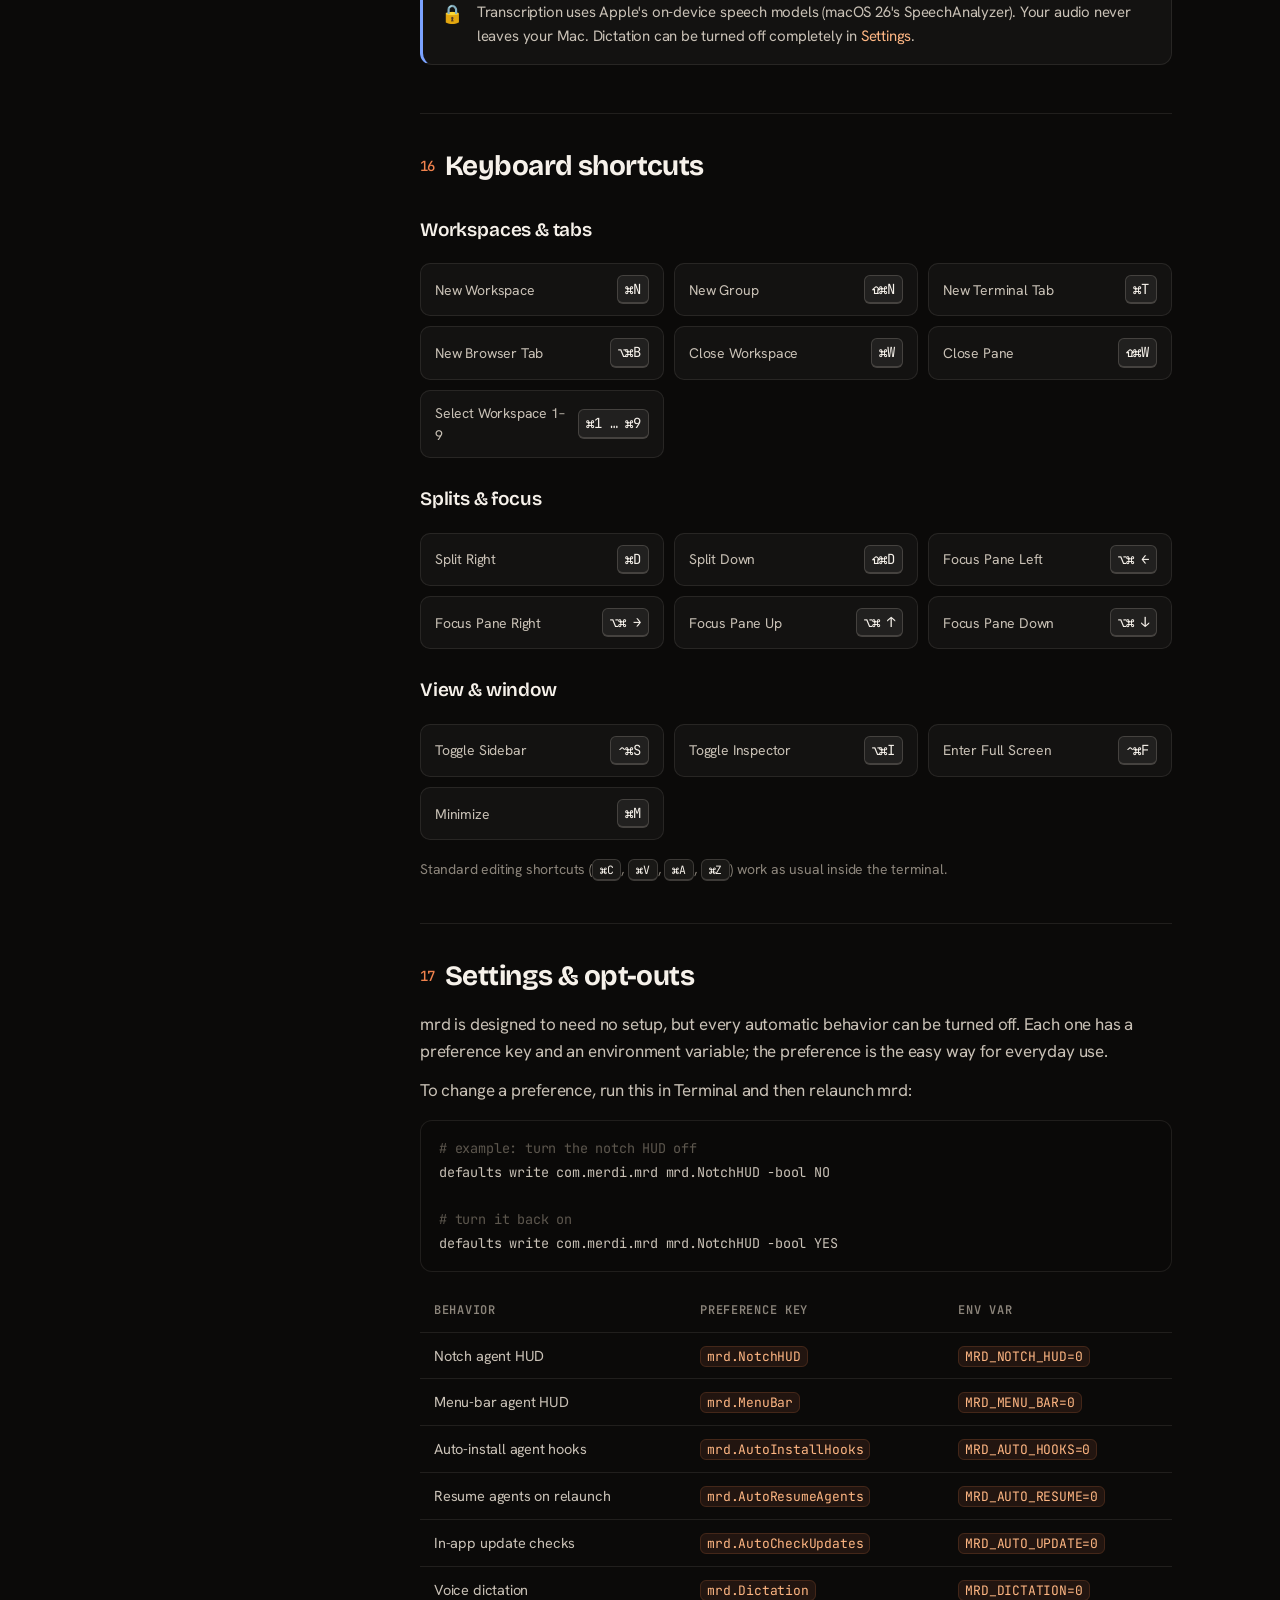
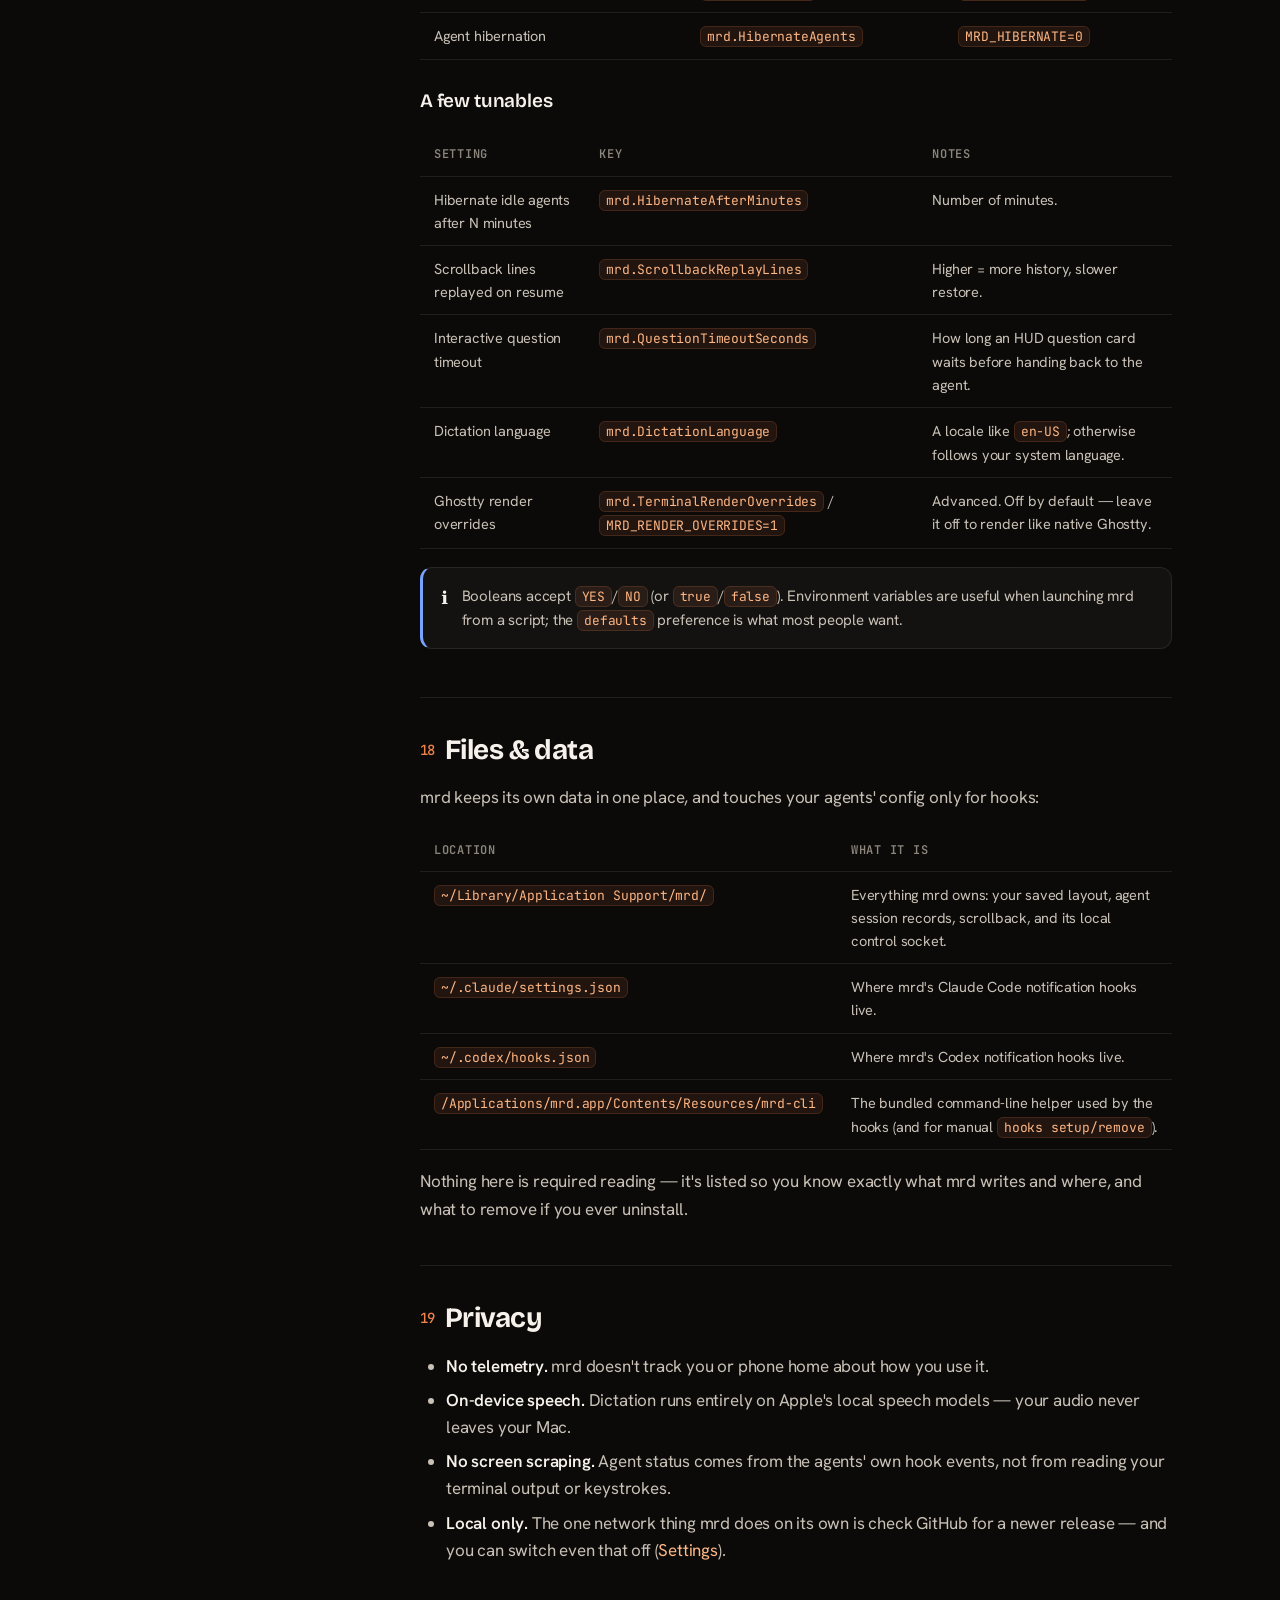
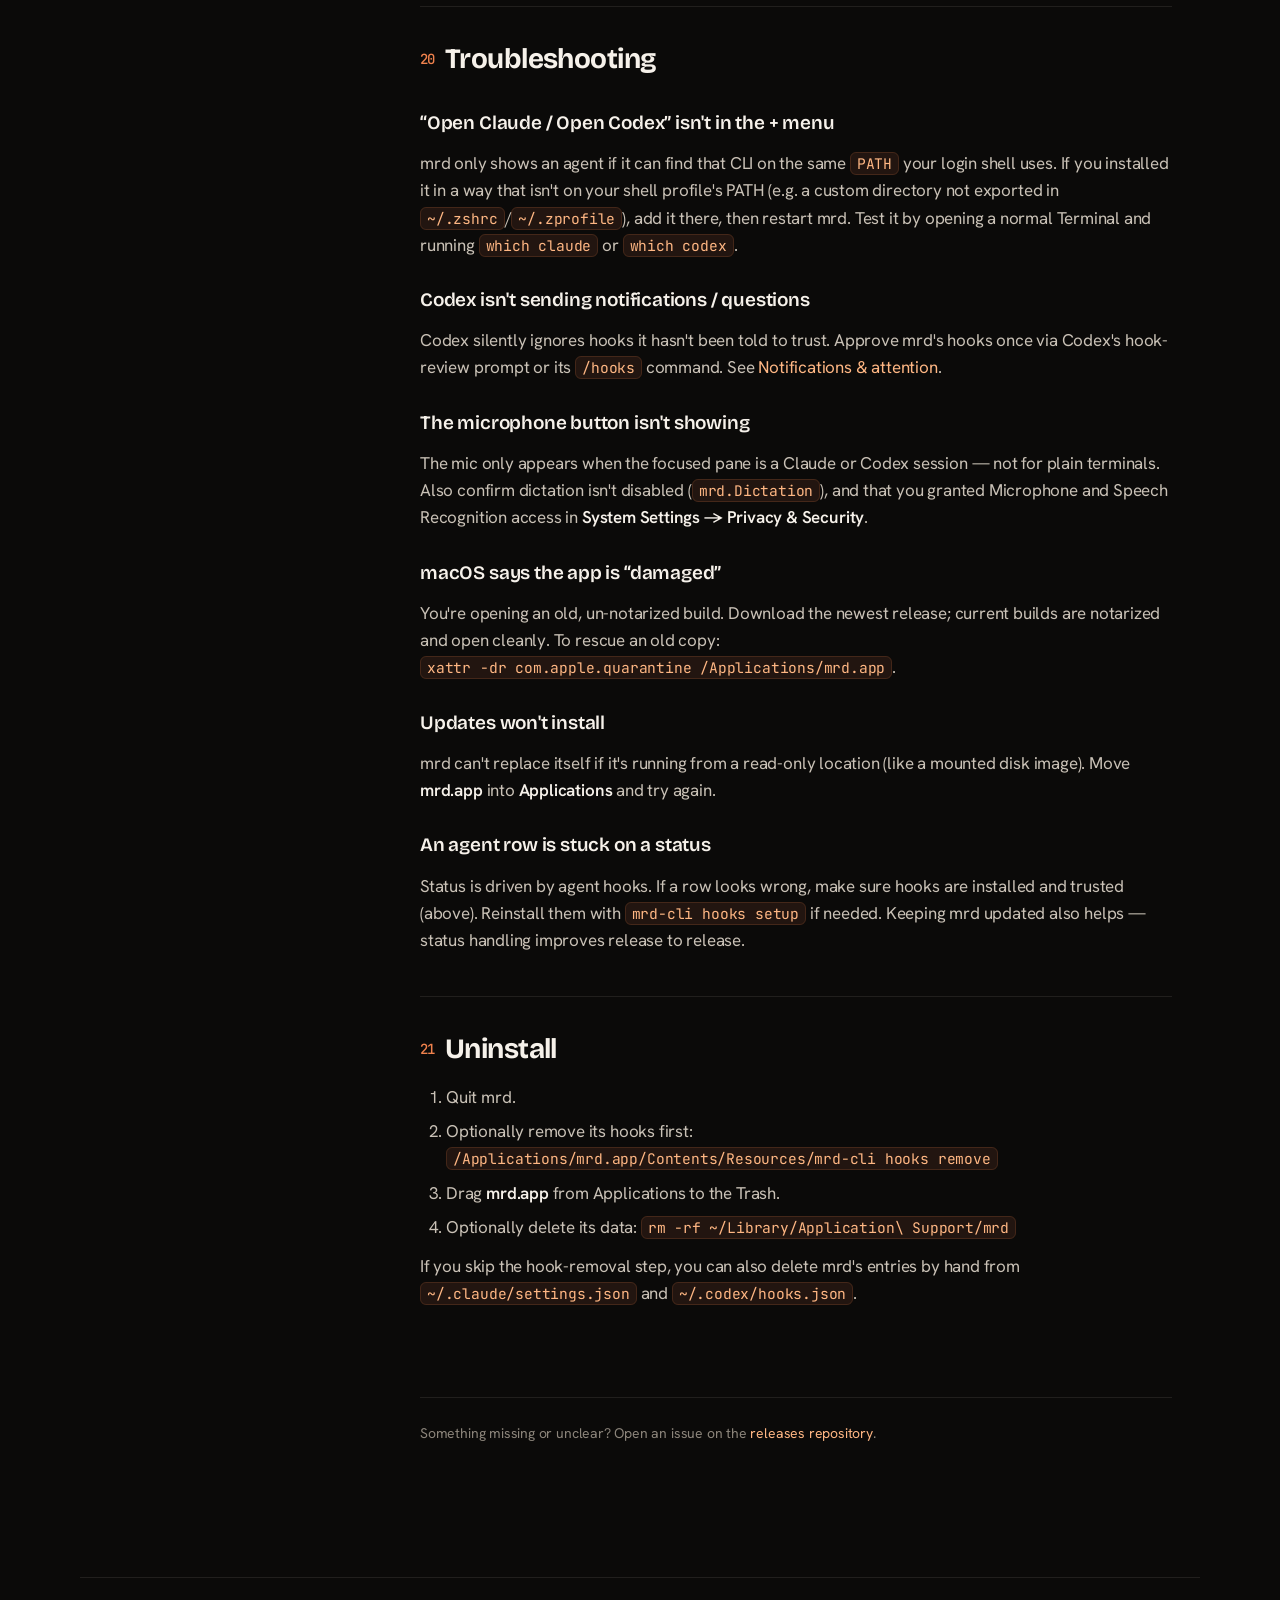
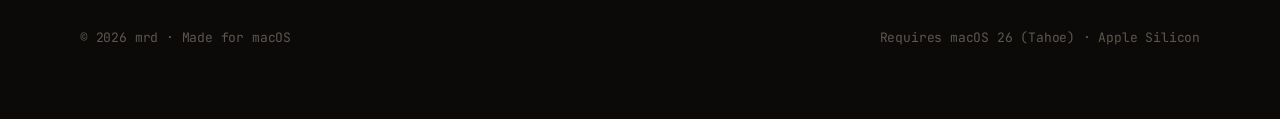
<file: docs.html>
<!DOCTYPE html>
<html lang="en">
<head>
<meta charset="UTF-8" />
<meta name="viewport" content="width=device-width, initial-scale=1.0" />
<!-- Google Analytics (GA4) -->
<script async src="https://www.googletagmanager.com/gtag/js?id=G-BZG3CBZ00V"></script>
<script>
  window.dataLayer = window.dataLayer || [];
  function gtag(){dataLayer.push(arguments);}
  gtag('js', new Date());
  gtag('config', 'G-BZG3CBZ00V');
</script>
<title>Documentation — mrd</title>
<meta name="description" content="Complete documentation for mrd: install, workspaces, AI agents, the notch HUD, voice dictation, session resume, settings, keyboard shortcuts, privacy, and troubleshooting." />
<link rel="icon" href="assets/favicon.png" />
<link rel="stylesheet" href="style.css" />
</head>
<body>
<div class="bg-atmos"></div>
<div class="bg-grid"></div>
<div class="bg-grain"></div>

<nav class="nav" id="nav">
  <a class="brand" href="index.html"><img src="assets/icon.png" alt="mrd" /><b>mrd</b></a>
  <div class="nav-links">
    <a href="index.html#features">Features</a>
    <a href="index.html#agents">Agents</a>
    <a href="docs.html">Docs</a>
    <a href="https://github.com/tlgync/mrd-releases/releases" target="_blank" rel="noopener">Releases</a>
  </div>
  <a class="nav-cta" id="navDownload" href="https://github.com/tlgync/mrd-releases/releases/latest">Download</a>
</nav>

<div class="docs-shell">
  <!-- SIDEBAR NAV -->
  <aside class="docs-nav">
    <div class="group">Getting started</div>
    <a href="#overview">Overview</a>
    <a href="#requirements">Requirements</a>
    <a href="#install">Install &amp; first launch</a>
    <a href="#updates">Staying up to date</a>

    <div class="group">The interface</div>
    <a href="#layout">The three panels</a>
    <a href="#workspaces">Workspaces &amp; groups</a>
    <a href="#terminals">Terminals, tabs &amp; splits</a>
    <a href="#browser">Browser panes</a>
    <a href="#inspector">The Inspector</a>

    <div class="group">AI agents</div>
    <a href="#agents">Running Claude &amp; Codex</a>
    <a href="#notch">The notch HUD</a>
    <a href="#notifications">Notifications &amp; attention</a>
    <a href="#questions">Answering questions</a>
    <a href="#resume">Session resume</a>

    <div class="group">Productivity</div>
    <a href="#dictation">Voice dictation</a>
    <a href="#shortcuts">Keyboard shortcuts</a>

    <div class="group">Reference</div>
    <a href="#settings">Settings &amp; opt-outs</a>
    <a href="#files">Files &amp; data</a>
    <a href="#privacy">Privacy</a>
    <a href="#troubleshooting">Troubleshooting</a>
    <a href="#uninstall">Uninstall</a>
  </aside>

  <!-- MAIN -->
  <main class="docs-main">
    <a class="docs-back" href="index.html">← Back to home</a>
    <h1>Documentation</h1>
    <p class="doc-lede">Everything you need to run AI coding agents inside mrd — from your first
    launch to the settings most people never have to touch.</p>

    <!-- OVERVIEW -->
    <section id="overview">
      <h2><span class="num">01</span> Overview</h2>
      <p><strong>mrd</strong> is a native macOS terminal built around AI coding agents. Instead of
      juggling agents across scattered terminal tabs, you give each project a <em>workspace</em>,
      open <strong>Claude Code</strong> or <strong>Codex</strong> inside it, and let mrd keep track of
      what every agent is doing — even while you're looking at something else.</p>
      <p>Three things make it different from a plain terminal:</p>
      <ul>
        <li><strong>It watches your agents.</strong> A small heads-up display under the notch shows
        every live agent and whether it's running, finished, or waiting on you.</li>
        <li><strong>It talks back.</strong> When an agent needs a decision, you answer right there —
        no window-switching.</li>
        <li><strong>It remembers.</strong> Quit and reopen, and your layout plus each agent's
        conversation come back.</li>
      </ul>
      <p>Under the hood it's one process — no background daemon, no Electron. The terminal itself is
      rendered by <strong>libghostty</strong>, the engine behind the Ghostty terminal, so it's fast and
      reuses your existing Ghostty configuration.</p>
    </section>

    <!-- REQUIREMENTS -->
    <section id="requirements">
      <h2><span class="num">02</span> Requirements</h2>
      <table class="doc">
        <tr><th>Requirement</th><th>Detail</th></tr>
        <tr><td><strong>macOS</strong></td><td>macOS&nbsp;26 (Tahoe) or newer. mrd is built on the Liquid Glass design system, which earlier versions of macOS don't have.</td></tr>
        <tr><td><strong>Chip</strong></td><td>Apple Silicon (M-series). There is no Intel build.</td></tr>
        <tr><td><strong>Agents (optional)</strong></td><td>To use agent features, install the <strong>Claude Code</strong> and/or <strong>Codex</strong> CLI. mrd works as a plain terminal without them.</td></tr>
      </table>
      <div class="callout note"><span class="ci">ℹ️</span><p>mrd only offers an agent in its <strong>+</strong> menu if it can actually find that CLI on your shell's <code>PATH</code>. If <em>Open Claude</em> or <em>Open Codex</em> is missing, see <a href="#troubleshooting">Troubleshooting</a>.</p></div>
    </section>

    <!-- INSTALL -->
    <section id="install">
      <h2><span class="num">03</span> Install &amp; first launch</h2>
      <ol>
        <li><strong>Download</strong> the latest build from the <a href="https://github.com/tlgync/mrd-releases/releases/latest" target="_blank" rel="noopener">releases page</a> (a <code>.zip</code>).</li>
        <li><strong>Unzip</strong> it (double-click), then drag <strong>mrd.app</strong> into your <strong>Applications</strong> folder.</li>
        <li><strong>Open it.</strong> Builds are signed and notarized by Apple, so it launches with no Gatekeeper warning and no Terminal step.</li>
      </ol>
      <p>On first launch, if you have Claude Code or Codex installed, mrd quietly sets up the
      notification hooks those agents need (see <a href="#notifications">Notifications</a>). There's
      nothing to configure.</p>
      <div class="callout warn"><span class="ci">⚠️</span><p>If macOS ever says the app is “damaged”, you're almost certainly opening an <strong>older, un-notarized</strong> build. Grab the newest one — current releases are notarized. As a one-time fix for an old build: <code>xattr -dr com.apple.quarantine /Applications/mrd.app</code></p></div>
    </section>

    <!-- UPDATES -->
    <section id="updates">
      <h2><span class="num">04</span> Staying up to date</h2>
      <p>mrd updates itself — there's no separate updater app and no daemon.</p>
      <ul>
        <li>Shortly after launch (and every few hours) it checks for a newer build.</li>
        <li>If one exists, a small <strong>“Update available”</strong> footer appears at the bottom of the sidebar. It's invisible when you're already current.</li>
        <li>Click it to download. mrd verifies the download's checksum, swaps itself in place, and relaunches.</li>
      </ul>
      <p>You can also check on demand from the menu bar: <strong>mrd → Check for Updates…</strong></p>
      <div class="callout note"><span class="ci">ℹ️</span><p>If you're running mrd from a read-only spot (like straight out of a mounted disk image), it can't replace itself — it'll open the releases page instead. Move it to <strong>Applications</strong> for seamless updates. To turn auto-checks off entirely, see <a href="#settings">Settings</a>.</p></div>
    </section>

    <!-- LAYOUT -->
    <section id="layout">
      <h2><span class="num">05</span> The three panels</h2>
      <p>The window is split into three regions, the same arrangement you know from Mail or Notes:</p>
      <table class="doc">
        <tr><th>Panel</th><th>What lives there</th></tr>
        <tr><td><strong>Sidebar</strong> (left)</td><td>Your workspaces and groups. Each row shows the project's branch and folder, plus an attention dot when an agent needs you.</td></tr>
        <tr><td><strong>Content</strong> (center)</td><td>The selected workspace: a Safari-style tab band over your terminals, splits, and browser panes.</td></tr>
        <tr><td><strong>Inspector</strong> (right)</td><td>Details about the current workspace — listening ports, branch, and more. Hidden by default.</td></tr>
      </table>
      <p>Toggle the side panels with <kbd>⌃⌘S</kbd> (Sidebar) and <kbd>⌥⌘I</kbd> (Inspector). The sidebar
      and inspector are real macOS glass; your terminal sits on a calm solid background so text stays
      crisp.</p>
    </section>

    <!-- WORKSPACES -->
    <section id="workspaces">
      <h2><span class="num">06</span> Workspaces &amp; groups</h2>
      <p>A <strong>workspace</strong> is a project's home — its working directory, its terminals, its
      agents. A <strong>group</strong> is a labeled collection of workspaces (e.g. “API”, “Frontend”).</p>
      <ul>
        <li><strong>New Workspace</strong> — <kbd>⌘N</kbd>, or the <strong>+</strong> at the top of a group.</li>
        <li><strong>New Group</strong> — <kbd>⇧⌘N</kbd>.</li>
        <li><strong>Jump to a workspace</strong> — <kbd>⌘1</kbd> … <kbd>⌘9</kbd> selects the Nth one in sidebar order.</li>
        <li><strong>Reorder</strong> — drag rows within or between groups.</li>
        <li><strong>Close</strong> — <kbd>⌘W</kbd> closes the current workspace.</li>
      </ul>
      <p>Each row shows the git branch and an abbreviated folder path, so you can tell projects apart at
      a glance. When an agent finishes or needs input while you're elsewhere, that row lights up — see
      <a href="#notifications">Notifications &amp; attention</a>.</p>
    </section>

    <!-- TERMINALS -->
    <section id="terminals">
      <h2><span class="num">07</span> Terminals, tabs &amp; splits</h2>
      <p>Inside a workspace you get a full terminal, rendered by libghostty.</p>
      <h3>Tabs</h3>
      <p>Open a new terminal tab with <kbd>⌘T</kbd>. Tabs sit in a band across the top of the content
      area; click to switch, or use the <strong>+</strong> at the end of the band for the new-session
      menu.</p>
      <h3>Splits</h3>
      <p>Divide a pane to see two things at once:</p>
      <div class="kbd-grid">
        <div class="kc"><span>Split right</span><kbd>⌘D</kbd></div>
        <div class="kc"><span>Split down</span><kbd>⇧⌘D</kbd></div>
        <div class="kc"><span>Focus a neighbor</span><kbd>⌥⌘ ← → ↑ ↓</kbd></div>
        <div class="kc"><span>Close pane</span><kbd>⇧⌘W</kbd></div>
      </div>
      <h3>Your Ghostty config comes along</h3>
      <p>mrd reads your existing Ghostty configuration — <code>~/.config/ghostty/config</code> and the
      usual Application Support locations — so your fonts, colors, and keybindings are already in place.
      You don't keep a second config just for mrd.</p>
      <div class="callout note"><span class="ci">ℹ️</span><p>By default mrd renders exactly like native Ghostty. It applies no visual overrides of its own unless you explicitly opt in (see <code>MRD_RENDER_OVERRIDES</code> under <a href="#settings">Settings</a>).</p></div>
    </section>

    <!-- BROWSER -->
    <section id="browser">
      <h2><span class="num">08</span> Browser panes</h2>
      <p>Sometimes you need a quick browser next to your terminal — a localhost preview, docs, a PR.
      mrd can open a browser tab right inside a workspace with <kbd>⌥⌘B</kbd>. From the <strong>Browser</strong>
      menu you can also clear browsing history or import data. The browser shares the same tab band as
      your terminals, so it lives wherever your work does.</p>
    </section>

    <!-- INSPECTOR -->
    <section id="inspector">
      <h2><span class="num">09</span> The Inspector</h2>
      <p>The Inspector (<kbd>⌥⌘I</kbd>) is a context panel for the selected workspace. Its most useful
      section is <strong>Ports</strong>: the ports your project is currently listening on, detected
      live — handy for spotting which dev server is up without hunting through logs. Branch and other
      project details live here too, keeping the sidebar rows clean.</p>
    </section>

    <!-- AGENTS -->
    <section id="agents">
      <h2><span class="num">10</span> Running Claude &amp; Codex</h2>
      <p>Open an agent from the <strong>+</strong> menu — you'll find it in the toolbar, at the end of
      the tab band, on each sidebar group, and on a sidebar right-click. They all open the same menu:</p>
      <table class="doc">
        <tr><th>Item</th><th>What it does</th></tr>
        <tr><td><strong>New Terminal</strong></td><td>A plain shell. Always available.</td></tr>
        <tr><td><strong>Open Claude</strong></td><td>Starts a Claude Code session in a fresh pane. Shown only if the <code>claude</code> CLI is on your PATH.</td></tr>
        <tr><td><strong>Open Codex</strong></td><td>Starts a Codex session. Shown only if the <code>codex</code> CLI is on your PATH.</td></tr>
      </table>
      <p>You can also just type <code>claude</code> or <code>codex</code> into any terminal — mrd notices an
      agent running in a shell and starts tracking it, whether you launched it from the menu or by hand.</p>
      <h3>How mrd knows what an agent is doing</h3>
      <p>mrd never reads your screen to guess. It listens to each agent's own <strong>hook</strong> events —
      the agent tells mrd when a turn starts, when a tool runs, and when it finishes. That's why the
      status is reliable: it's the agent's own truth, not an interpretation of terminal output.</p>
    </section>

    <!-- NOTCH -->
    <section id="notch">
      <h2><span class="num">11</span> The notch HUD</h2>
      <p>The heads-up display is a slim panel pinned under your MacBook's notch (or top-center, on a Mac
      without one). Collapsed, it shows which agents are alive. Hover — or let an agent notify you — and
      it expands into a card listing every agent workspace.</p>
      <ul>
        <li><strong>Live status per agent</strong> — <span style="color:var(--green)">green</span> while a turn is running, <span style="color:var(--accent)">amber</span> the moment it's waiting on you, quiet grey when idle.</li>
        <li><strong>Click a row</strong> to jump straight to that pane.</li>
        <li><strong>It never steals focus.</strong> The panel can't become the active window, so your typing and terminal focus are never disturbed.</li>
      </ul>
      <p>A notification banner slides in when an agent finishes off-screen, gated exactly like the
      sidebar's attention dot — so you're told once, and it clears when you look.</p>
      <div class="callout note"><span class="ci">ℹ️</span><p>Prefer the menu bar, or no HUD at all? The agent HUD is configurable — see <a href="#settings">Settings &amp; opt-outs</a>.</p></div>
    </section>

    <!-- NOTIFICATIONS -->
    <section id="notifications">
      <h2><span class="num">12</span> Notifications &amp; attention</h2>
      <p>When an agent finishes a turn or asks for something while you're not looking, mrd raises
      <strong>attention</strong> in three coordinated places:</p>
      <ul>
        <li>A dot and a one-line status on the workspace's sidebar row.</li>
        <li>A banner in the notch HUD.</li>
        <li>A native macOS notification, if the window isn't visible.</li>
      </ul>
      <p>Attention is smart about clearing itself: it goes away the instant you focus that workspace, the
      moment the agent starts a new turn, or as soon as the agent resumes working after a pause. You
      won't get stuck with a “needs you” that lingers after you've already dealt with it.</p>

      <h3>Hooks set themselves up</h3>
      <p>To receive these events, mrd installs small hooks into your agents' config on first launch —
      <code>~/.claude/settings.json</code> for Claude Code and <code>~/.codex/hooks.json</code> for Codex.
      It only writes when something's missing or out of date, and repairs itself if you move the app.</p>
      <p>If you ever want to manage them by hand, the bundled CLI can:</p>
      <pre class="code"><span class="c1"># install / refresh hooks for installed agents</span>
/Applications/mrd.app/Contents/Resources/mrd-cli hooks setup

<span class="c1"># remove them again</span>
/Applications/mrd.app/Contents/Resources/mrd-cli hooks remove</pre>

      <div class="callout warn"><span class="ci">⚠️</span><p><strong>Codex users:</strong> Codex ignores hooks it hasn't been told to trust — silently. The first time mrd adds new hooks, Codex will treat them as untrusted until you approve them once, through Codex's own hook-review prompt or its <code>/hooks</code> command. Already-trusted hooks keep working; this only affects newly added ones.</p></div>
    </section>

    <!-- QUESTIONS -->
    <section id="questions">
      <h2><span class="num">13</span> Answering questions in place</h2>
      <p>Agents sometimes stop and ask: a multiple-choice question, or permission to run a tool or edit a
      file. When that happens and you're <em>not</em> already looking at the pane, mrd surfaces it as a
      card in the notch HUD — a tidy set of options, or an <strong>Allow / Deny</strong> prompt. Your
      choice flows straight back to the agent, which carries on. No window-switching, no hunting for the
      right tab.</p>
      <ul>
        <li><strong>Smart routing.</strong> If you're already focused on the agent's pane, mrd steps aside and lets the agent's own in-terminal prompt handle it — no duplicate card.</li>
        <li><strong>Safe by default.</strong> If anything goes wrong — the pane closes, mrd quits, the panel is dismissed — the question is simply handed back to the agent's own interface. mrd never auto-denies on your behalf.</li>
      </ul>
      <p>This works for both Claude Code and Codex. (Claude additionally supports rich multiple-choice
      questions; Codex surfaces permission prompts.)</p>
    </section>

    <!-- RESUME -->
    <section id="resume">
      <h2><span class="num">14</span> Session resume</h2>
      <p>Close mrd and reopen it — your workspaces, tabs, and splits come back, and so do your agents.
      mrd restores each agent's pane by replaying its scrollback and resuming the conversation with the
      agent's native resume command, so you continue the same thread rather than starting over.</p>
      <table class="doc">
        <tr><th>When you closed it…</th><th>On relaunch</th></tr>
        <tr><td>An agent with an in-progress conversation</td><td>Resumes that conversation (<code>claude --resume</code> / <code>codex resume</code>).</td></tr>
        <tr><td>An agent open but never prompted</td><td>Reopens a fresh agent, ready to go.</td></tr>
        <tr><td>You deliberately logged out / exited the agent</td><td>Nothing is reopened — your exit is respected.</td></tr>
      </table>
      <div class="callout note"><span class="ci">ℹ️</span><p>Codex doesn't emit a “session ended” signal, so a Codex session you closed on purpose may still reappear after a relaunch. That's a Codex limitation, not a bug in mrd. You can turn resume off entirely in <a href="#settings">Settings</a>.</p></div>
    </section>

    <!-- DICTATION -->
    <section id="dictation">
      <h2><span class="num">15</span> Voice dictation</h2>
      <p>You can talk to your agent instead of typing. A microphone button appears in the toolbar
      <em>whenever the focused pane is a Claude or Codex session</em> — it's deliberately hidden for plain
      terminals, where free-form dictation rarely makes sense.</p>
      <h3>How it works</h3>
      <ol>
        <li><strong>Click the mic to start.</strong> The first time, macOS asks for Microphone and Speech Recognition access. mrd locks onto the agent pane you're on and prepares the on-device model.</li>
        <li><strong>Speak.</strong> A soft glow breathes around the target pane while it's listening (orange for Claude, bright grey for Codex). It keeps listening — it isn't push-to-talk and won't cut out on a pause.</li>
        <li><strong>Click the mic again to finish.</strong> The transcribed text is pasted into the agent's prompt. <strong>mrd does not press Enter</strong> — you review it and send it yourself.</li>
      </ol>
      <p>Because it captures the pane when you start, the text always lands in the agent you were talking
      to, even if focus wanders in the meantime.</p>
      <div class="callout note"><span class="ci">🔒</span><p>Transcription uses Apple's on-device speech models (macOS 26's SpeechAnalyzer). Your audio never leaves your Mac. Dictation can be turned off completely in <a href="#settings">Settings</a>.</p></div>
    </section>

    <!-- SHORTCUTS -->
    <section id="shortcuts">
      <h2><span class="num">16</span> Keyboard shortcuts</h2>
      <h3>Workspaces &amp; tabs</h3>
      <div class="kbd-grid">
        <div class="kc"><span>New Workspace</span><kbd>⌘N</kbd></div>
        <div class="kc"><span>New Group</span><kbd>⇧⌘N</kbd></div>
        <div class="kc"><span>New Terminal Tab</span><kbd>⌘T</kbd></div>
        <div class="kc"><span>New Browser Tab</span><kbd>⌥⌘B</kbd></div>
        <div class="kc"><span>Close Workspace</span><kbd>⌘W</kbd></div>
        <div class="kc"><span>Close Pane</span><kbd>⇧⌘W</kbd></div>
        <div class="kc"><span>Select Workspace 1–9</span><kbd>⌘1 … ⌘9</kbd></div>
      </div>
      <h3>Splits &amp; focus</h3>
      <div class="kbd-grid">
        <div class="kc"><span>Split Right</span><kbd>⌘D</kbd></div>
        <div class="kc"><span>Split Down</span><kbd>⇧⌘D</kbd></div>
        <div class="kc"><span>Focus Pane Left</span><kbd>⌥⌘ ←</kbd></div>
        <div class="kc"><span>Focus Pane Right</span><kbd>⌥⌘ →</kbd></div>
        <div class="kc"><span>Focus Pane Up</span><kbd>⌥⌘ ↑</kbd></div>
        <div class="kc"><span>Focus Pane Down</span><kbd>⌥⌘ ↓</kbd></div>
      </div>
      <h3>View &amp; window</h3>
      <div class="kbd-grid">
        <div class="kc"><span>Toggle Sidebar</span><kbd>⌃⌘S</kbd></div>
        <div class="kc"><span>Toggle Inspector</span><kbd>⌥⌘I</kbd></div>
        <div class="kc"><span>Enter Full Screen</span><kbd>⌃⌘F</kbd></div>
        <div class="kc"><span>Minimize</span><kbd>⌘M</kbd></div>
      </div>
      <p style="color:var(--ink-mute);font-size:14px;margin-top:16px">Standard editing shortcuts
      (<kbd>⌘C</kbd>, <kbd>⌘V</kbd>, <kbd>⌘A</kbd>, <kbd>⌘Z</kbd>) work as usual inside the terminal.</p>
    </section>

    <!-- SETTINGS -->
    <section id="settings">
      <h2><span class="num">17</span> Settings &amp; opt-outs</h2>
      <p>mrd is designed to need no setup, but every automatic behavior can be turned off. Each one has a
      preference key and an environment variable; the preference is the easy way for everyday use.</p>
      <p>To change a preference, run this in Terminal and then relaunch mrd:</p>
      <pre class="code"><span class="c1"># example: turn the notch HUD off</span>
defaults write com.merdi.mrd mrd.NotchHUD -bool NO

<span class="c1"># turn it back on</span>
defaults write com.merdi.mrd mrd.NotchHUD -bool YES</pre>
      <table class="doc">
        <tr><th>Behavior</th><th>Preference key</th><th>Env var</th></tr>
        <tr><td>Notch agent HUD</td><td><code>mrd.NotchHUD</code></td><td><code>MRD_NOTCH_HUD=0</code></td></tr>
        <tr><td>Menu-bar agent HUD</td><td><code>mrd.MenuBar</code></td><td><code>MRD_MENU_BAR=0</code></td></tr>
        <tr><td>Auto-install agent hooks</td><td><code>mrd.AutoInstallHooks</code></td><td><code>MRD_AUTO_HOOKS=0</code></td></tr>
        <tr><td>Resume agents on relaunch</td><td><code>mrd.AutoResumeAgents</code></td><td><code>MRD_AUTO_RESUME=0</code></td></tr>
        <tr><td>In-app update checks</td><td><code>mrd.AutoCheckUpdates</code></td><td><code>MRD_AUTO_UPDATE=0</code></td></tr>
        <tr><td>Voice dictation</td><td><code>mrd.Dictation</code></td><td><code>MRD_DICTATION=0</code></td></tr>
        <tr><td>Agent hibernation</td><td><code>mrd.HibernateAgents</code></td><td><code>MRD_HIBERNATE=0</code></td></tr>
      </table>
      <h3>A few tunables</h3>
      <table class="doc">
        <tr><th>Setting</th><th>Key</th><th>Notes</th></tr>
        <tr><td>Hibernate idle agents after N minutes</td><td><code>mrd.HibernateAfterMinutes</code></td><td>Number of minutes.</td></tr>
        <tr><td>Scrollback lines replayed on resume</td><td><code>mrd.ScrollbackReplayLines</code></td><td>Higher = more history, slower restore.</td></tr>
        <tr><td>Interactive question timeout</td><td><code>mrd.QuestionTimeoutSeconds</code></td><td>How long an HUD question card waits before handing back to the agent.</td></tr>
        <tr><td>Dictation language</td><td><code>mrd.DictationLanguage</code></td><td>A locale like <code>en-US</code>; otherwise follows your system language.</td></tr>
        <tr><td>Ghostty render overrides</td><td><code>mrd.TerminalRenderOverrides</code> / <code>MRD_RENDER_OVERRIDES=1</code></td><td>Advanced. Off by default — leave it off to render like native Ghostty.</td></tr>
      </table>
      <div class="callout note"><span class="ci">ℹ️</span><p>Booleans accept <code>YES</code>/<code>NO</code> (or <code>true</code>/<code>false</code>). Environment variables are useful when launching mrd from a script; the <code>defaults</code> preference is what most people want.</p></div>
    </section>

    <!-- FILES -->
    <section id="files">
      <h2><span class="num">18</span> Files &amp; data</h2>
      <p>mrd keeps its own data in one place, and touches your agents' config only for hooks:</p>
      <table class="doc">
        <tr><th>Location</th><th>What it is</th></tr>
        <tr><td><code>~/Library/Application&nbsp;Support/mrd/</code></td><td>Everything mrd owns: your saved layout, agent session records, scrollback, and its local control socket.</td></tr>
        <tr><td><code>~/.claude/settings.json</code></td><td>Where mrd's Claude Code notification hooks live.</td></tr>
        <tr><td><code>~/.codex/hooks.json</code></td><td>Where mrd's Codex notification hooks live.</td></tr>
        <tr><td><code>/Applications/mrd.app/Contents/Resources/mrd-cli</code></td><td>The bundled command-line helper used by the hooks (and for manual <code>hooks setup/remove</code>).</td></tr>
      </table>
      <p>Nothing here is required reading — it's listed so you know exactly what mrd writes and where, and
      what to remove if you ever uninstall.</p>
    </section>

    <!-- PRIVACY -->
    <section id="privacy">
      <h2><span class="num">19</span> Privacy</h2>
      <ul>
        <li><strong>No telemetry.</strong> mrd doesn't track you or phone home about how you use it.</li>
        <li><strong>On-device speech.</strong> Dictation runs entirely on Apple's local speech models — your audio never leaves your Mac.</li>
        <li><strong>No screen scraping.</strong> Agent status comes from the agents' own hook events, not from reading your terminal output or keystrokes.</li>
        <li><strong>Local only.</strong> The one network thing mrd does on its own is check GitHub for a newer release — and you can switch even that off (<a href="#settings">Settings</a>).</li>
      </ul>
    </section>

    <!-- TROUBLESHOOTING -->
    <section id="troubleshooting">
      <h2><span class="num">20</span> Troubleshooting</h2>

      <h3>“Open Claude / Open Codex” isn't in the + menu</h3>
      <p>mrd only shows an agent if it can find that CLI on the same <code>PATH</code> your login shell
      uses. If you installed it in a way that isn't on your shell profile's PATH (e.g. a custom directory
      not exported in <code>~/.zshrc</code>/<code>~/.zprofile</code>), add it there, then restart mrd. Test it
      by opening a normal Terminal and running <code>which claude</code> or <code>which codex</code>.</p>

      <h3>Codex isn't sending notifications / questions</h3>
      <p>Codex silently ignores hooks it hasn't been told to trust. Approve mrd's hooks once via Codex's
      hook-review prompt or its <code>/hooks</code> command. See <a href="#notifications">Notifications &amp; attention</a>.</p>

      <h3>The microphone button isn't showing</h3>
      <p>The mic only appears when the focused pane is a Claude or Codex session — not for plain
      terminals. Also confirm dictation isn't disabled (<code>mrd.Dictation</code>), and that you granted
      Microphone and Speech Recognition access in <strong>System Settings → Privacy &amp; Security</strong>.</p>

      <h3>macOS says the app is “damaged”</h3>
      <p>You're opening an old, un-notarized build. Download the newest release; current builds are
      notarized and open cleanly. To rescue an old copy: <code>xattr -dr com.apple.quarantine /Applications/mrd.app</code>.</p>

      <h3>Updates won't install</h3>
      <p>mrd can't replace itself if it's running from a read-only location (like a mounted disk image).
      Move <strong>mrd.app</strong> into <strong>Applications</strong> and try again.</p>

      <h3>An agent row is stuck on a status</h3>
      <p>Status is driven by agent hooks. If a row looks wrong, make sure hooks are installed and trusted
      (above). Reinstall them with <code>mrd-cli hooks setup</code> if needed. Keeping mrd updated also
      helps — status handling improves release to release.</p>
    </section>

    <!-- UNINSTALL -->
    <section id="uninstall">
      <h2><span class="num">21</span> Uninstall</h2>
      <ol>
        <li>Quit mrd.</li>
        <li>Optionally remove its hooks first: <code>/Applications/mrd.app/Contents/Resources/mrd-cli hooks remove</code></li>
        <li>Drag <strong>mrd.app</strong> from Applications to the Trash.</li>
        <li>Optionally delete its data: <code>rm -rf ~/Library/Application\ Support/mrd</code></li>
      </ol>
      <p>If you skip the hook-removal step, you can also delete mrd's entries by hand from
      <code>~/.claude/settings.json</code> and <code>~/.codex/hooks.json</code>.</p>
    </section>

    <p style="margin-top:48px;color:var(--ink-mute);font-size:14px;border-top:1px solid var(--border);padding-top:24px">
      Something missing or unclear? Open an issue on the
      <a href="https://github.com/tlgync/mrd-releases" target="_blank" rel="noopener">releases repository</a>.
    </p>
  </main>
</div>

<footer class="footer wrap">
  <div class="footer-base" style="border:0;margin:0;padding:0">
    <span>© 2026 mrd · Made for macOS</span>
    <span>Requires macOS 26 (Tahoe) · Apple Silicon</span>
  </div>
</footer>

<script src="app.js"></script>
</body>
</html>
</file>
<file: style.css>
/* ============================================================================
   mrd — site styles
   Aesthetic: deep warm-charcoal, Liquid-Glass panels, terracotta/amber accent.
   Echoes the app: dark terminal ground, translucent glass chrome, Claude-warm.
   ========================================================================== */

@import url('https://fonts.googleapis.com/css2?family=Bricolage+Grotesque:opsz,wght@12..96,400;12..96,500;12..96,600;12..96,700;12..96,800&family=Hanken+Grotesk:wght@400;500;600;700&family=JetBrains+Mono:wght@400;500;600&display=swap');

:root {
  --bg:           #0b0a09;
  --bg-2:         #100e0c;
  --surface:      rgba(255, 247, 240, 0.035);
  --surface-2:    rgba(255, 247, 240, 0.06);
  --border:       rgba(255, 240, 230, 0.09);
  --border-2:     rgba(255, 240, 230, 0.16);
  --ink:          #f6f1ea;
  --ink-soft:     #c9c1b6;
  --ink-mute:     #8c857b;
  --ink-faint:    #5d574e;

  --accent:       #f0824d;   /* claude-warm terracotta */
  --accent-2:     #ffb784;
  --accent-deep:  #c85d2b;
  --cool:         #7aa2ff;   /* the blue selection dot */
  --green:        #4ec98a;

  --radius:       18px;
  --radius-sm:    12px;
  --maxw:         1120px;

  --shadow:       0 24px 70px -24px rgba(0,0,0,0.7);
  --glow:         0 0 0 1px rgba(240,130,77,0.18), 0 18px 60px -18px rgba(240,130,77,0.35);

  --font-display: 'Bricolage Grotesque', ui-sans-serif, sans-serif;
  --font-body:    'Hanken Grotesk', ui-sans-serif, system-ui, sans-serif;
  --font-mono:    'JetBrains Mono', ui-monospace, 'SF Mono', monospace;
}

* { box-sizing: border-box; margin: 0; padding: 0; }

html { scroll-behavior: smooth; scroll-padding-top: 90px; -webkit-text-size-adjust: 100%; }

body {
  font-family: var(--font-body);
  background: var(--bg);
  color: var(--ink);
  line-height: 1.6;
  font-size: 17px;
  letter-spacing: -0.011em;
  -webkit-font-smoothing: antialiased;
  text-rendering: optimizeLegibility;
  overflow-x: hidden;
}

/* Atmospheric background: warm glow + faint grid + grain ------------------- */
.bg-atmos {
  position: fixed; inset: 0; z-index: -2; pointer-events: none;
  background:
    radial-gradient(70% 50% at 50% -10%, rgba(240,130,77,0.16), transparent 60%),
    radial-gradient(50% 40% at 90% 10%, rgba(122,162,255,0.07), transparent 60%),
    linear-gradient(180deg, var(--bg) 0%, var(--bg-2) 55%, var(--bg) 100%);
}
.bg-grid {
  position: fixed; inset: 0; z-index: -2; pointer-events: none; opacity: 0.5;
  background-image:
    linear-gradient(to right, rgba(255,240,230,0.025) 1px, transparent 1px),
    linear-gradient(to bottom, rgba(255,240,230,0.025) 1px, transparent 1px);
  background-size: 64px 64px;
  -webkit-mask-image: radial-gradient(80% 60% at 50% 0%, #000 0%, transparent 75%);
          mask-image: radial-gradient(80% 60% at 50% 0%, #000 0%, transparent 75%);
}
.bg-grain {
  position: fixed; inset: 0; z-index: -1; pointer-events: none; opacity: 0.04;
  background-image: url("data:image/svg+xml,%3Csvg xmlns='http://www.w3.org/2000/svg' width='160' height='160'%3E%3Cfilter id='n'%3E%3CfeTurbulence type='fractalNoise' baseFrequency='0.8' numOctaves='3'/%3E%3C/filter%3E%3Crect width='100%25' height='100%25' filter='url(%23n)'/%3E%3C/svg%3E");
}

/* Layout helpers ----------------------------------------------------------- */
.wrap { max-width: var(--maxw); margin: 0 auto; padding: 0 28px; }
.eyebrow {
  font-family: var(--font-mono);
  font-size: 12.5px; font-weight: 500;
  letter-spacing: 0.16em; text-transform: uppercase;
  color: var(--accent-2);
}
.section { padding: 110px 0; position: relative; }
.section-head { max-width: 640px; margin-bottom: 56px; }
.section-head h2 {
  font-family: var(--font-display);
  font-size: clamp(30px, 4.4vw, 46px);
  font-weight: 700; line-height: 1.05; letter-spacing: -0.02em;
  margin: 14px 0 16px;
}
.section-head p { color: var(--ink-soft); font-size: 18px; }

a { color: var(--accent-2); text-decoration: none; }
a:hover { color: var(--accent); }

/* Glass primitive ---------------------------------------------------------- */
.glass {
  background: var(--surface);
  border: 1px solid var(--border);
  border-radius: var(--radius);
  backdrop-filter: blur(20px) saturate(1.3);
  -webkit-backdrop-filter: blur(20px) saturate(1.3);
}

/* Top navigation ----------------------------------------------------------- */
.nav {
  position: sticky; top: 0; z-index: 50;
  display: flex; align-items: center; justify-content: space-between;
  gap: 18px;
  padding: 14px 22px; margin: 14px auto; max-width: var(--maxw);
  width: calc(100% - 32px);
  border-radius: 16px;
  background: rgba(16,14,12,0.62);
  border: 1px solid var(--border);
  backdrop-filter: blur(18px) saturate(1.4);
  -webkit-backdrop-filter: blur(18px) saturate(1.4);
}
.nav.scrolled { box-shadow: var(--shadow); }
.brand { display: flex; align-items: center; gap: 11px; font-weight: 700; }
.brand img { width: 30px; height: 30px; border-radius: 8px; }
.brand b { font-family: var(--font-display); font-size: 19px; letter-spacing: -0.01em; }
.nav-links { display: flex; align-items: center; gap: 26px; }
.nav-links a { color: var(--ink-soft); font-size: 15px; font-weight: 500; }
.nav-links a:hover { color: var(--ink); }
.nav-cta {
  font-family: var(--font-body);
  background: var(--accent); color: #1a0f08 !important;
  padding: 9px 17px; border-radius: 10px; font-weight: 700; font-size: 14.5px;
  border: 1px solid rgba(255,255,255,0.18);
  box-shadow: 0 6px 22px -8px rgba(240,130,77,0.6);
}
.nav-cta:hover { background: var(--accent-2); color: #1a0f08 !important; }
.nav-burger { display: none; background: none; border: 0; color: var(--ink); cursor: pointer; }

/* Buttons ------------------------------------------------------------------ */
.btn {
  display: inline-flex; align-items: center; gap: 10px;
  font-family: var(--font-body); font-weight: 700; font-size: 16px;
  padding: 14px 24px; border-radius: 13px; cursor: pointer;
  border: 1px solid transparent; transition: transform .15s ease, box-shadow .2s ease, background .2s ease;
}
.btn:hover { transform: translateY(-2px); }
.btn-primary { background: var(--accent); color: #1a0f08; box-shadow: var(--glow); }
.btn-primary:hover { background: var(--accent-2); color: #1a0f08; }
.btn-ghost { background: var(--surface-2); color: var(--ink); border-color: var(--border-2); }
.btn-ghost:hover { background: rgba(255,247,240,0.1); color: var(--ink); }
.btn .sub { font-weight: 500; font-size: 12.5px; opacity: 0.7; font-family: var(--font-mono); }

/* Hero --------------------------------------------------------------------- */
.hero { position: relative; padding: 70px 0 40px; text-align: center; }
.hero .badge {
  display: inline-flex; align-items: center; gap: 9px;
  padding: 7px 15px; border-radius: 999px; margin-bottom: 28px;
  background: var(--surface); border: 1px solid var(--border);
  font-size: 13.5px; color: var(--ink-soft); font-weight: 500;
}
.hero .badge .dot { width: 7px; height: 7px; border-radius: 50%; background: var(--green); box-shadow: 0 0 10px var(--green); }
.hero h1 {
  font-family: var(--font-display);
  font-size: clamp(44px, 8vw, 88px);
  font-weight: 800; line-height: 0.98; letter-spacing: -0.035em;
  margin: 0 auto 22px; max-width: 14ch;
}
.hero h1 .hl {
  background: linear-gradient(120deg, var(--accent-2), var(--accent) 50%, var(--accent-deep));
  -webkit-background-clip: text; background-clip: text; -webkit-text-fill-color: transparent;
}
.hero .lede {
  font-size: clamp(18px, 2.4vw, 22px); color: var(--ink-soft);
  max-width: 60ch; margin: 0 auto 38px; line-height: 1.5;
}
.hero-cta { display: flex; gap: 14px; justify-content: center; flex-wrap: wrap; }
.hero-meta { margin-top: 22px; font-size: 13.5px; color: var(--ink-mute); font-family: var(--font-mono); }
.hero-meta span { color: var(--ink-soft); }

/* App window mockup --------------------------------------------------------- */
.shot {
  margin: 64px auto 0; max-width: 1000px; position: relative;
  border-radius: 16px; overflow: hidden;
  border: 1px solid var(--border-2);
  box-shadow: var(--shadow), 0 0 120px -30px rgba(240,130,77,0.3);
}
.shot::after { content: ''; position: absolute; inset: 0; border-radius: 16px; box-shadow: inset 0 1px 0 rgba(255,255,255,0.08); pointer-events: none; }
.shot-bar {
  display: flex; align-items: center; gap: 16px; padding: 12px 16px;
  background: linear-gradient(180deg, rgba(40,34,30,0.9), rgba(26,22,19,0.9));
  border-bottom: 1px solid var(--border);
}
.traffic { display: flex; gap: 8px; }
.traffic i { width: 12px; height: 12px; border-radius: 50%; display: block; }
.traffic .r { background: #ff5f57; } .traffic .y { background: #febc2e; } .traffic .g { background: #28c840; }
.shot-title { font-family: var(--font-mono); font-size: 12.5px; color: var(--ink-mute); }
.shot-body { display: grid; grid-template-columns: 200px minmax(0, 1fr); min-height: 360px; background: #0d0c0b; }
.mock-side { border-right: 1px solid var(--border); padding: 14px 12px; background: rgba(255,247,240,0.015); }
.mock-group { font-size: 11px; color: var(--ink-faint); text-transform: uppercase; letter-spacing: 0.12em; margin: 14px 6px 8px; font-family: var(--font-mono); }
.mock-row { display: flex; align-items: center; gap: 9px; padding: 9px 10px; border-radius: 9px; font-size: 13px; color: var(--ink-soft); margin-bottom: 3px; }
.mock-row.active { background: var(--cool); color: #fff; }
.mock-row .s { width: 7px; height: 7px; border-radius: 50%; flex: none; }
.mock-row .s.run { background: var(--green); box-shadow: 0 0 8px var(--green); }
.mock-row .s.wait { background: var(--accent); box-shadow: 0 0 8px var(--accent); }
.mock-term { padding: 20px 22px; font-family: var(--font-mono); font-size: 13px; line-height: 1.85; color: var(--ink-soft); }
.mock-term .p { color: #c792ea; } .mock-term .b { color: #f78c6c; } .mock-term .c { color: var(--green); }
.mock-term .muted { color: var(--ink-faint); }
.cursor { display: inline-block; width: 8px; height: 16px; background: var(--accent); vertical-align: text-bottom; animation: blink 1.1s steps(1) infinite; }
@keyframes blink { 50% { opacity: 0; } }

/* Real app screenshots ----------------------------------------------------- */
.appshot { margin: 56px auto 0; max-width: 1060px; position: relative; }
.appshot::before {
  content: ''; position: absolute; inset: -6% 0 0; z-index: -1; pointer-events: none;
  background: radial-gradient(60% 60% at 50% 30%, rgba(240,130,77,0.28), transparent 70%);
  filter: blur(20px);
}
.appshot img {
  width: 100%; height: auto; display: block;
  filter: drop-shadow(0 34px 72px rgba(0,0,0,0.62));
}
.hl-shot img {
  width: 100%; height: auto; display: block; border-radius: 12px;
  filter: drop-shadow(0 22px 48px rgba(0,0,0,0.55));
}
.hl-shot { position: relative; }
.hl-shot::before {
  content: ''; position: absolute; inset: -8% 0; z-index: -1; pointer-events: none;
  background: radial-gradient(55% 55% at 50% 40%, rgba(240,130,77,0.18), transparent 72%);
  filter: blur(16px);
}

/* Notch HUD mock ----------------------------------------------------------- */
.notch-demo { display: flex; justify-content: center; margin: 8px 0 4px; }
.notch {
  display: inline-flex; align-items: center; gap: 14px;
  background: #0a0a0a; border: 1px solid rgba(255,255,255,0.1);
  border-radius: 0 0 20px 20px; padding: 10px 22px;
  box-shadow: 0 14px 40px -10px rgba(0,0,0,0.8);
}
.notch .pill { display: flex; align-items: center; gap: 8px; font-size: 13px; color: var(--ink-soft); font-family: var(--font-mono); }
.notch .s { width: 8px; height: 8px; border-radius: 50%; }
.notch .s.run { background: var(--green); box-shadow: 0 0 10px var(--green); animation: pulse 1.6s ease infinite; }
.notch .s.wait { background: var(--accent); box-shadow: 0 0 10px var(--accent); }
@keyframes pulse { 50% { opacity: 0.4; } }

/* Feature grid ------------------------------------------------------------- */
.feat-grid { display: grid; grid-template-columns: repeat(3, minmax(0, 1fr)); gap: 18px; }
.feat {
  padding: 28px 26px; border-radius: var(--radius);
  background: var(--surface); border: 1px solid var(--border);
  transition: transform .2s ease, border-color .2s ease, background .2s ease;
}
.feat:hover { transform: translateY(-4px); border-color: var(--border-2); background: var(--surface-2); }
.feat .ic {
  width: 46px; height: 46px; border-radius: 12px; display: grid; place-items: center;
  margin-bottom: 18px; font-size: 22px;
  background: linear-gradient(140deg, rgba(240,130,77,0.18), rgba(240,130,77,0.04));
  border: 1px solid rgba(240,130,77,0.22);
}
.feat h3 { font-family: var(--font-display); font-size: 20px; font-weight: 600; margin-bottom: 8px; letter-spacing: -0.01em; }
.feat p { color: var(--ink-mute); font-size: 15px; line-height: 1.55; }
.feat.span2 { grid-column: span 2; }

/* Split highlight rows ----------------------------------------------------- */
.highlight { display: grid; grid-template-columns: minmax(0, 1fr) minmax(0, 1fr); gap: 56px; align-items: center; padding: 64px 0; }
.highlight > * { min-width: 0; }
.highlight.flip .hl-media { order: 2; }
.hl-text .eyebrow { margin-bottom: 14px; display: block; }
.hl-text h3 { font-family: var(--font-display); font-size: clamp(26px,3.4vw,36px); font-weight: 700; letter-spacing: -0.02em; line-height: 1.08; margin-bottom: 16px; }
.hl-text p { color: var(--ink-soft); font-size: 17px; margin-bottom: 14px; }
.hl-text ul { list-style: none; margin-top: 18px; }
.hl-text li { display: flex; gap: 11px; align-items: flex-start; padding: 7px 0; color: var(--ink-soft); font-size: 15.5px; }
.hl-text li::before { content: ''; width: 6px; height: 6px; border-radius: 50%; background: var(--accent); margin-top: 9px; flex: none; box-shadow: 0 0 8px var(--accent); }
.hl-media { position: relative; }
.hl-card { padding: 24px; border-radius: var(--radius); border: 1px solid var(--border-2); background: linear-gradient(160deg, var(--surface-2), var(--surface)); box-shadow: var(--shadow); }

/* Big feature showcase — text intro on top, hero-scale screenshot below ----- */
.showcase { padding: 60px 0; }
.showcase + .showcase { padding-top: 28px; }
.showcase-head { max-width: 720px; }
.showcase-head .eyebrow { display: block; margin-bottom: 14px; }
.showcase-head h3 {
  font-family: var(--font-display);
  font-size: clamp(28px, 4vw, 44px);
  font-weight: 700; letter-spacing: -0.022em; line-height: 1.05; margin-bottom: 16px;
}
.showcase-head p { color: var(--ink-soft); font-size: clamp(16px, 2vw, 18px); max-width: 60ch; }
.showcase-points {
  list-style: none; margin: 26px 0 40px; max-width: 900px;
  display: grid; grid-template-columns: repeat(2, minmax(0, 1fr)); gap: 8px 38px;
}
.showcase-points li { display: flex; gap: 11px; align-items: flex-start; padding: 7px 0; color: var(--ink-soft); font-size: 15.5px; }
.showcase-points li::before { content: ''; width: 6px; height: 6px; border-radius: 50%; background: var(--accent); margin-top: 9px; flex: none; box-shadow: 0 0 8px var(--accent); }
.showcase-points strong { color: var(--ink); font-weight: 600; }

.showcase-shot { position: relative; margin: 0 auto; max-width: var(--maxw); }
.showcase-shot::before {
  content: ''; position: absolute; inset: -5% 0 0; z-index: -1; pointer-events: none;
  background: radial-gradient(58% 60% at 50% 28%, rgba(240,130,77,0.24), transparent 70%);
  filter: blur(22px);
}
.showcase-shot img {
  width: 100%; height: auto; display: block;
  border-radius: 16px; border: 1px solid var(--border-2);
  box-shadow: var(--shadow), 0 0 120px -34px rgba(240,130,77,0.32);
}

@media (max-width: 640px) {
  .showcase-points { grid-template-columns: 1fr; gap: 4px; }
  .showcase-shot img { border-radius: 12px; }
}

/* HUD + dictation showcase ------------------------------------------------- */
.hud-showcase {
  display: grid;
  grid-template-columns: minmax(0, 0.92fr) minmax(0, 1fr);
  gap: 64px; align-items: center;
}
.hud-copy { min-width: 0; }
.hud-copy .eyebrow { display: block; margin-bottom: 14px; }
.hud-copy h2 {
  font-family: var(--font-display);
  font-size: clamp(28px, 3.8vw, 42px);
  font-weight: 700; line-height: 1.06; letter-spacing: -0.02em; margin-bottom: 16px;
}
.hud-copy > p { color: var(--ink-soft); font-size: 17px; margin-bottom: 8px; }
.hud-copy ul { list-style: none; margin-top: 22px; }
.hud-copy li { display: flex; gap: 11px; align-items: flex-start; padding: 8px 0; color: var(--ink-soft); font-size: 15.5px; }
.hud-copy li::before { content: ''; width: 6px; height: 6px; border-radius: 50%; background: var(--accent); margin-top: 9px; flex: none; box-shadow: 0 0 8px var(--accent); }
.hud-copy li strong { color: var(--ink); font-weight: 600; }

.hud-media { position: relative; min-width: 0; display: flex; flex-direction: column; gap: 18px; }
.hud-media::before {
  content: ''; position: absolute; inset: -12% 0; z-index: -1; pointer-events: none;
  background: radial-gradient(60% 55% at 60% 35%, rgba(240,130,77,0.20), transparent 72%);
  filter: blur(26px);
}
.hud-frame {
  position: relative; margin: 0;
  border-radius: 16px; overflow: hidden;
  background: #0a0a0b;
  border: 1px solid var(--border-2);
  box-shadow: 0 22px 50px -22px rgba(0,0,0,0.75);
}
.hud-frame::after {
  content: ''; position: absolute; inset: 0; border-radius: 16px; pointer-events: none;
  box-shadow: inset 0 1px 0 rgba(255,255,255,0.07);
}
.hud-frame img { width: 100%; height: auto; display: block; }
.hud-frame figcaption {
  display: flex; align-items: center; gap: 8px;
  padding: 11px 16px; border-top: 1px solid var(--border);
  font-family: var(--font-mono); font-size: 12px; letter-spacing: 0.02em; color: var(--ink-mute);
  background: rgba(255,247,240,0.02);
}
.hud-frame figcaption .tag {
  font-size: 10.5px; text-transform: uppercase; letter-spacing: 0.12em;
  color: var(--accent-2); padding: 2px 8px; border-radius: 6px;
  background: rgba(240,130,77,0.1); border: 1px solid rgba(240,130,77,0.2);
}
.hud-frame--lead { border-color: rgba(240,130,77,0.28); box-shadow: var(--glow), 0 22px 50px -22px rgba(0,0,0,0.75); }

@media (max-width: 920px) {
  .hud-showcase { grid-template-columns: 1fr; gap: 32px; }
  .hud-media { max-width: 560px; }
}

/* Code / terminal block ---------------------------------------------------- */
.codeblock {
  font-family: var(--font-mono); font-size: 13.5px; line-height: 1.8;
  background: #0a0908; border: 1px solid var(--border); border-radius: var(--radius-sm);
  padding: 18px 20px; color: var(--ink-soft); overflow-x: auto;
}
.codeblock .c1 { color: var(--ink-faint); } /* comment */
.codeblock .ok { color: var(--green); }
.codeblock .ac { color: var(--accent-2); }

/* CTA band ----------------------------------------------------------------- */
.cta-band { text-align: center; padding: 96px 0; }
.cta-band .glass { padding: 64px 40px; border-radius: 28px; position: relative; overflow: hidden; }
.cta-band .glass::before {
  content: ''; position: absolute; inset: 0; pointer-events: none;
  background: radial-gradient(60% 80% at 50% 0%, rgba(240,130,77,0.18), transparent 70%);
}
.cta-band h2 { font-family: var(--font-display); font-size: clamp(32px,5vw,52px); font-weight: 800; letter-spacing: -0.03em; margin-bottom: 14px; }
.cta-band p { color: var(--ink-soft); font-size: 18px; max-width: 50ch; margin: 0 auto 30px; }

/* Footer ------------------------------------------------------------------- */
.footer { border-top: 1px solid var(--border); padding: 50px 0 70px; }
.footer-grid { display: flex; justify-content: space-between; flex-wrap: wrap; gap: 32px; }
.footer .brand b { font-size: 17px; }
.footer-tag { color: var(--ink-mute); font-size: 14px; margin-top: 12px; max-width: 30ch; }
.footer-col h4 { font-size: 13px; text-transform: uppercase; letter-spacing: 0.1em; color: var(--ink-faint); margin-bottom: 14px; font-family: var(--font-mono); }
.footer-col a { display: block; color: var(--ink-soft); font-size: 14.5px; padding: 5px 0; }
.footer-col a:hover { color: var(--accent-2); }
.footer-base { margin-top: 44px; padding-top: 26px; border-top: 1px solid var(--border); display: flex; justify-content: space-between; flex-wrap: wrap; gap: 12px; color: var(--ink-faint); font-size: 13px; font-family: var(--font-mono); }

/* ============================ DOCS PAGE ================================== */
.docs-shell { display: grid; grid-template-columns: 264px minmax(0, 1fr); gap: 48px; max-width: var(--maxw); margin: 0 auto; padding: 40px 28px 120px; }
.docs-nav { position: sticky; top: 100px; align-self: start; max-height: calc(100vh - 130px); overflow-y: auto; padding-right: 8px; }
.docs-nav::-webkit-scrollbar { width: 6px; }
.docs-nav::-webkit-scrollbar-thumb { background: var(--border-2); border-radius: 3px; }
.docs-nav .group { font-family: var(--font-mono); font-size: 11px; text-transform: uppercase; letter-spacing: 0.13em; color: var(--ink-faint); margin: 22px 0 10px; }
.docs-nav .group:first-child { margin-top: 0; }
.docs-nav a { display: block; color: var(--ink-mute); font-size: 14.5px; padding: 6px 12px; border-radius: 8px; border-left: 2px solid transparent; }
.docs-nav a:hover { color: var(--ink); background: var(--surface); }
.docs-nav a.active { color: var(--accent-2); border-left-color: var(--accent); background: var(--surface); }

.docs-main { min-width: 0; max-width: 760px; }
.docs-main h1 { font-family: var(--font-display); font-size: clamp(34px,5vw,48px); font-weight: 800; letter-spacing: -0.03em; line-height: 1.04; margin-bottom: 14px; }
.docs-main .doc-lede { font-size: 19px; color: var(--ink-soft); margin-bottom: 40px; }
.docs-main section { scroll-margin-top: 100px; padding: 30px 0; border-top: 1px solid var(--border); }
.docs-main section:first-of-type { border-top: 0; }
.docs-main h2 { font-family: var(--font-display); font-size: 28px; font-weight: 700; letter-spacing: -0.02em; margin-bottom: 8px; display: flex; align-items: center; gap: 10px; }
.docs-main h2 .num { font-family: var(--font-mono); font-size: 14px; color: var(--accent); font-weight: 500; }
.docs-main h3 { font-family: var(--font-display); font-size: 19px; font-weight: 600; margin: 26px 0 8px; }
.docs-main p { color: var(--ink-soft); margin: 12px 0; }
.docs-main ul, .docs-main ol { margin: 12px 0 12px 4px; padding-left: 22px; color: var(--ink-soft); }
.docs-main li { margin: 7px 0; }
.docs-main strong { color: var(--ink); font-weight: 600; }
.docs-main code:not(pre code) {
  font-family: var(--font-mono); font-size: 0.86em; color: var(--accent-2);
  background: rgba(240,130,77,0.1); border: 1px solid rgba(240,130,77,0.16);
  padding: 1px 6px; border-radius: 6px; white-space: nowrap;
}
.docs-main kbd {
  font-family: var(--font-mono); font-size: 0.82em; color: var(--ink);
  background: var(--surface-2); border: 1px solid var(--border-2);
  border-bottom-width: 2px; padding: 2px 7px; border-radius: 6px; white-space: nowrap;
}
.callout { display: flex; gap: 14px; padding: 16px 18px; border-radius: var(--radius-sm); margin: 18px 0; background: var(--surface); border: 1px solid var(--border); border-left: 3px solid var(--accent); }
.callout .ci { font-size: 18px; flex: none; }
.callout.note { border-left-color: var(--cool); }
.callout.warn { border-left-color: #febc2e; }
.callout p { margin: 0; font-size: 15px; color: var(--ink-soft); }
.callout strong { color: var(--ink); }

table.doc { width: 100%; border-collapse: collapse; margin: 18px 0; font-size: 14.5px; }
table.doc th, table.doc td { text-align: left; padding: 11px 14px; border-bottom: 1px solid var(--border); vertical-align: top; }
table.doc th { font-family: var(--font-mono); font-size: 12px; text-transform: uppercase; letter-spacing: 0.06em; color: var(--ink-mute); font-weight: 600; }
table.doc td { color: var(--ink-soft); }
table.doc td code { font-family: var(--font-mono); font-size: 13px; color: var(--accent-2); white-space: nowrap; }
table.doc tr:hover td { background: var(--surface); }

pre.code { font-family: var(--font-mono); font-size: 13.5px; line-height: 1.75; background: #0a0908; border: 1px solid var(--border); border-radius: var(--radius-sm); padding: 16px 18px; overflow-x: auto; margin: 16px 0; color: var(--ink-soft); }
pre.code .c1 { color: var(--ink-faint); }
pre.code .ac { color: var(--accent-2); }

.kbd-grid { display: grid; grid-template-columns: repeat(auto-fill, minmax(220px,1fr)); gap: 10px; margin: 18px 0; }
.kbd-grid .kc { display: flex; justify-content: space-between; align-items: center; gap: 12px; padding: 11px 14px; border-radius: 10px; background: var(--surface); border: 1px solid var(--border); }
.kbd-grid .kc span { font-size: 14px; color: var(--ink-soft); }

.docs-back { display: inline-flex; align-items: center; gap: 8px; font-family: var(--font-mono); font-size: 13px; color: var(--ink-mute); margin-bottom: 24px; }
.docs-back:hover { color: var(--accent-2); }

/* Reveal animation --------------------------------------------------------- */
.reveal { opacity: 0; transform: translateY(22px); transition: opacity .7s cubic-bezier(.2,.7,.3,1), transform .7s cubic-bezier(.2,.7,.3,1); }
.reveal.in { opacity: 1; transform: none; }
[data-stagger] > * { opacity: 0; transform: translateY(20px); transition: opacity .6s ease, transform .6s ease; }
[data-stagger].in > * { opacity: 1; transform: none; }
[data-stagger].in > *:nth-child(1){transition-delay:.05s}
[data-stagger].in > *:nth-child(2){transition-delay:.12s}
[data-stagger].in > *:nth-child(3){transition-delay:.19s}
[data-stagger].in > *:nth-child(4){transition-delay:.26s}
[data-stagger].in > *:nth-child(5){transition-delay:.33s}
[data-stagger].in > *:nth-child(6){transition-delay:.40s}

@media (prefers-reduced-motion: reduce) {
  * { animation: none !important; transition: none !important; }
  .reveal, [data-stagger] > * { opacity: 1; transform: none; }
}

/* Responsive --------------------------------------------------------------- */
@media (max-width: 920px) {
  .feat-grid { grid-template-columns: repeat(2, 1fr); }
  .feat.span2 { grid-column: span 2; }
  .highlight, .highlight.flip { grid-template-columns: 1fr; gap: 28px; }
  .highlight.flip .hl-media { order: 0; }
  .docs-shell { grid-template-columns: 1fr; }
  .docs-nav { position: static; max-height: none; border-bottom: 1px solid var(--border); padding-bottom: 18px; margin-bottom: 18px; }
}
@media (max-width: 640px) {
  body { font-size: 16px; }
  .section { padding: 76px 0; }
  .nav-links { display: none; }
  .nav-burger { display: block; }
  .feat-grid { grid-template-columns: 1fr; }
  .feat.span2 { grid-column: span 1; }
  .shot-body { grid-template-columns: 1fr; }
  .mock-side { display: none; }
  .footer-grid { flex-direction: column; }
}
</file>
